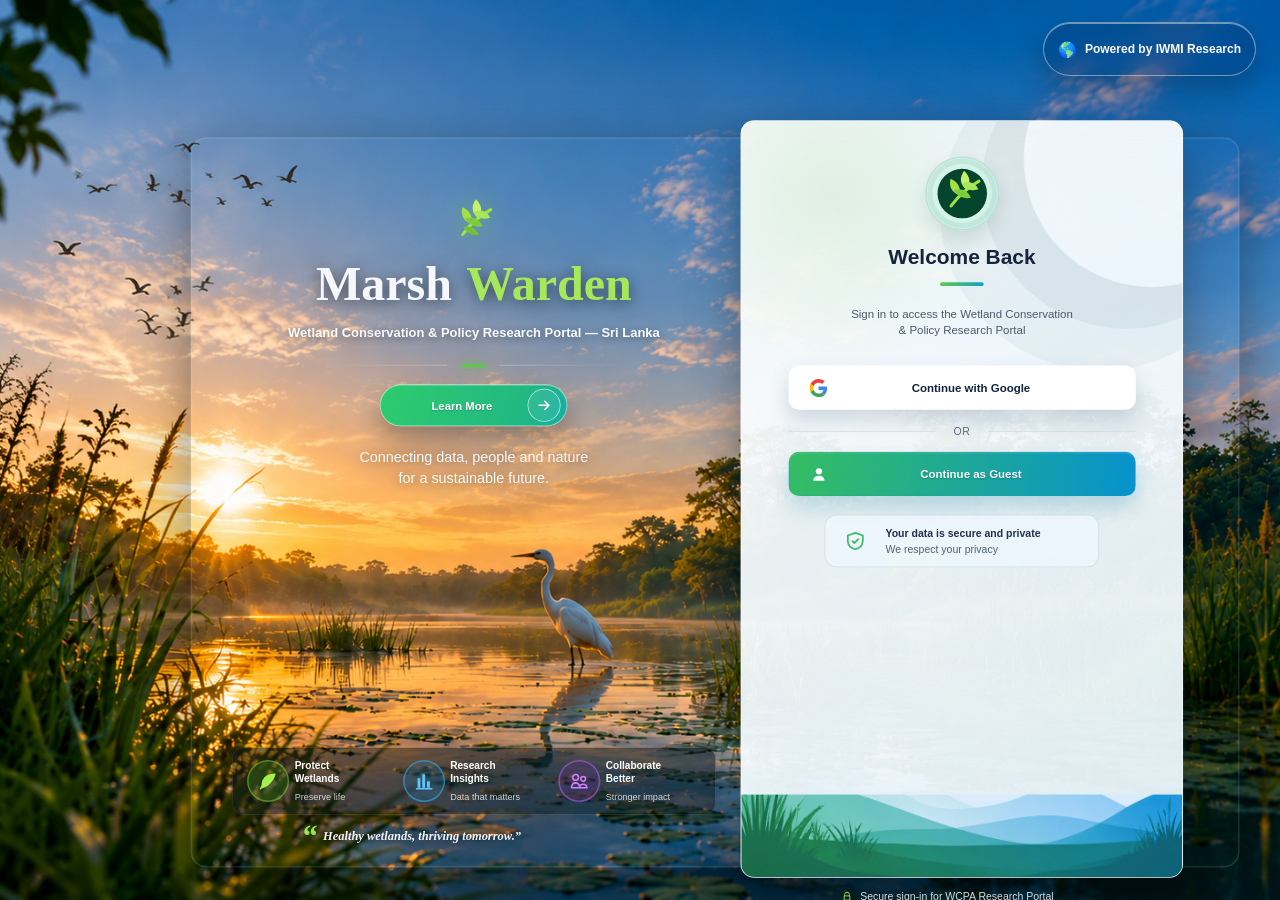
<file: marsh_warden/index.html>
<!doctype html>
<html lang="en">
  <head>
    <meta charset="UTF-8" />
    <meta name="viewport" content="width=device-width, initial-scale=1.0" />
    <link
      rel="icon"
      href="data:image/svg+xml,%3Csvg xmlns='http://www.w3.org/2000/svg' viewBox='0 0 64 64'%3E%3Ctext y='50' font-size='52'%3E%F0%9F%8C%BF%3C/text%3E%3C/svg%3E"
    />
    <title>Marsh Warden - Wetland Conservation Assistant</title>
    <style>
      html,
      body,
      #root {
        width: 100%;
        height: 100%;
        margin: 0;
        padding: 0;
        overflow: hidden;
        background: #031b2d;
      }
    </style>
    <script type="module" crossorigin src="./assets/index-JcYxUGQb.js"></script>
  </head>
  <body>
    <div id="root"></div>
  </body>
</html>
</file>
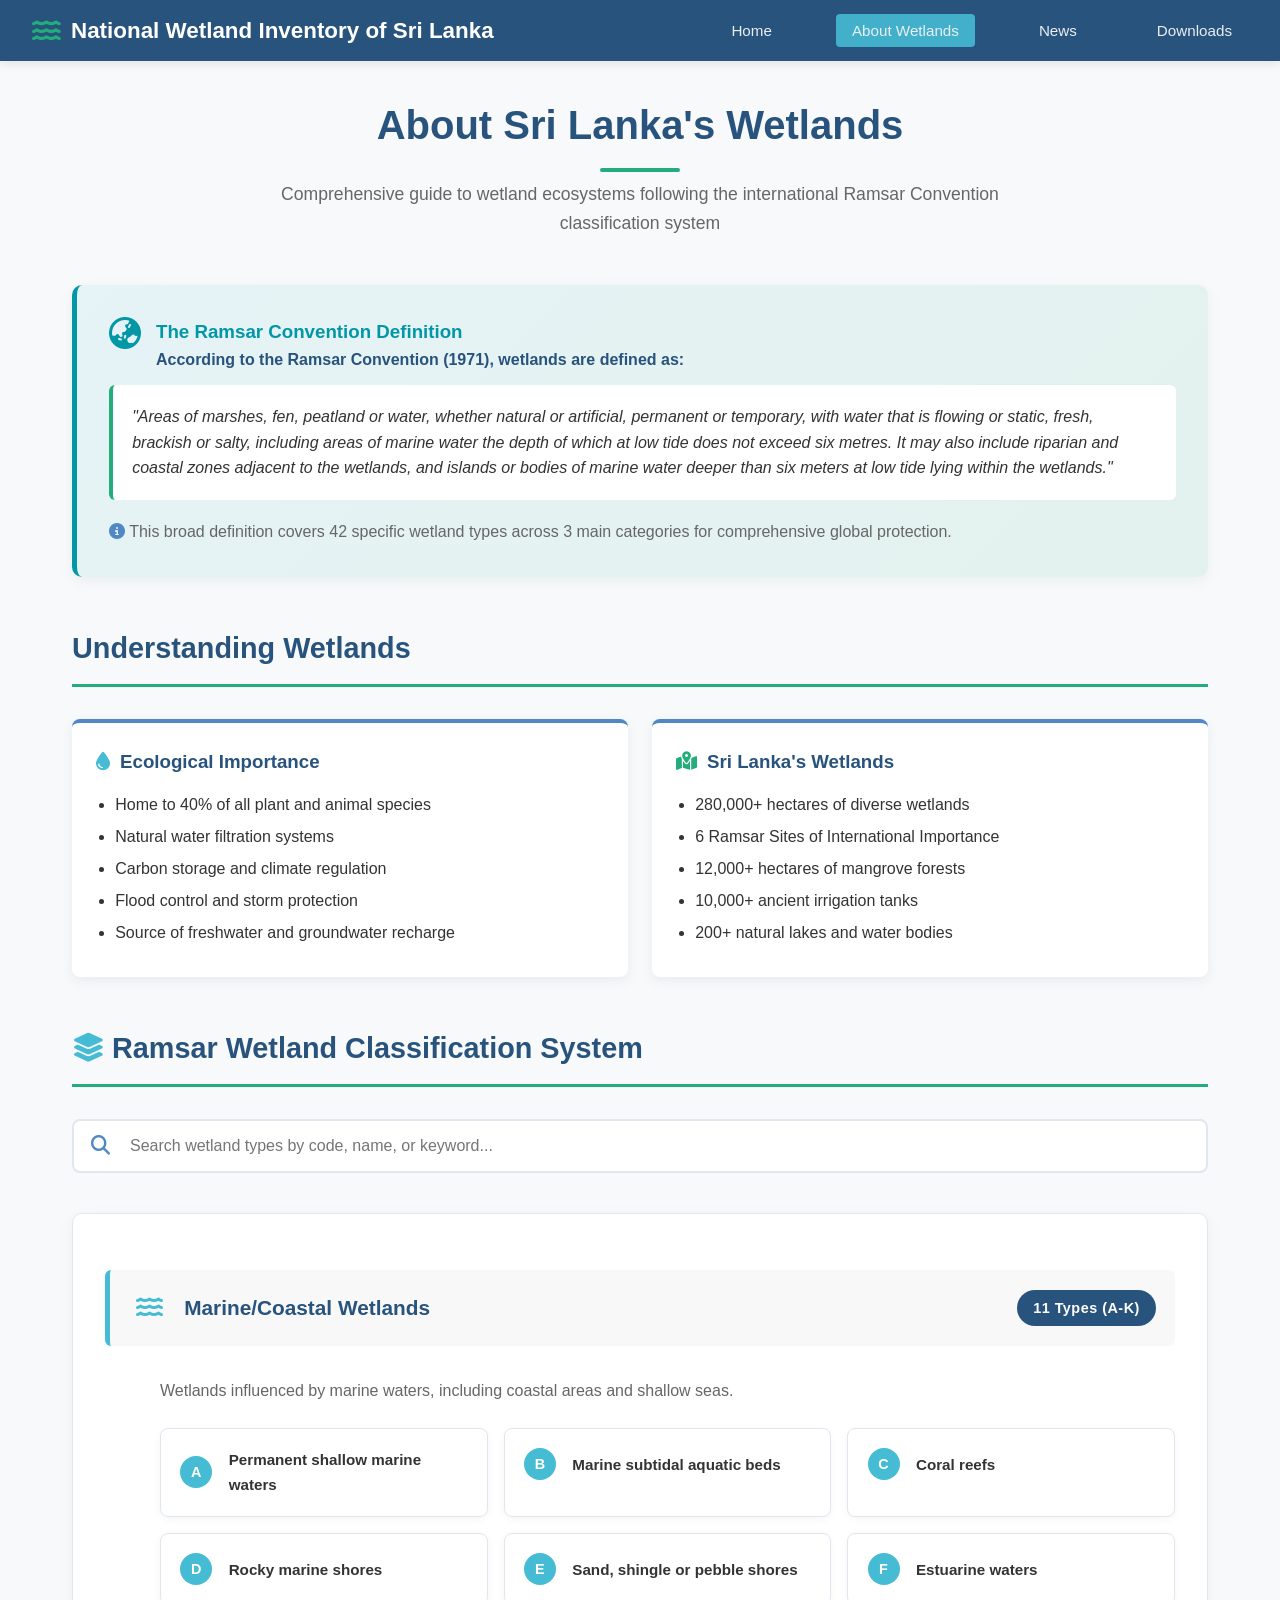
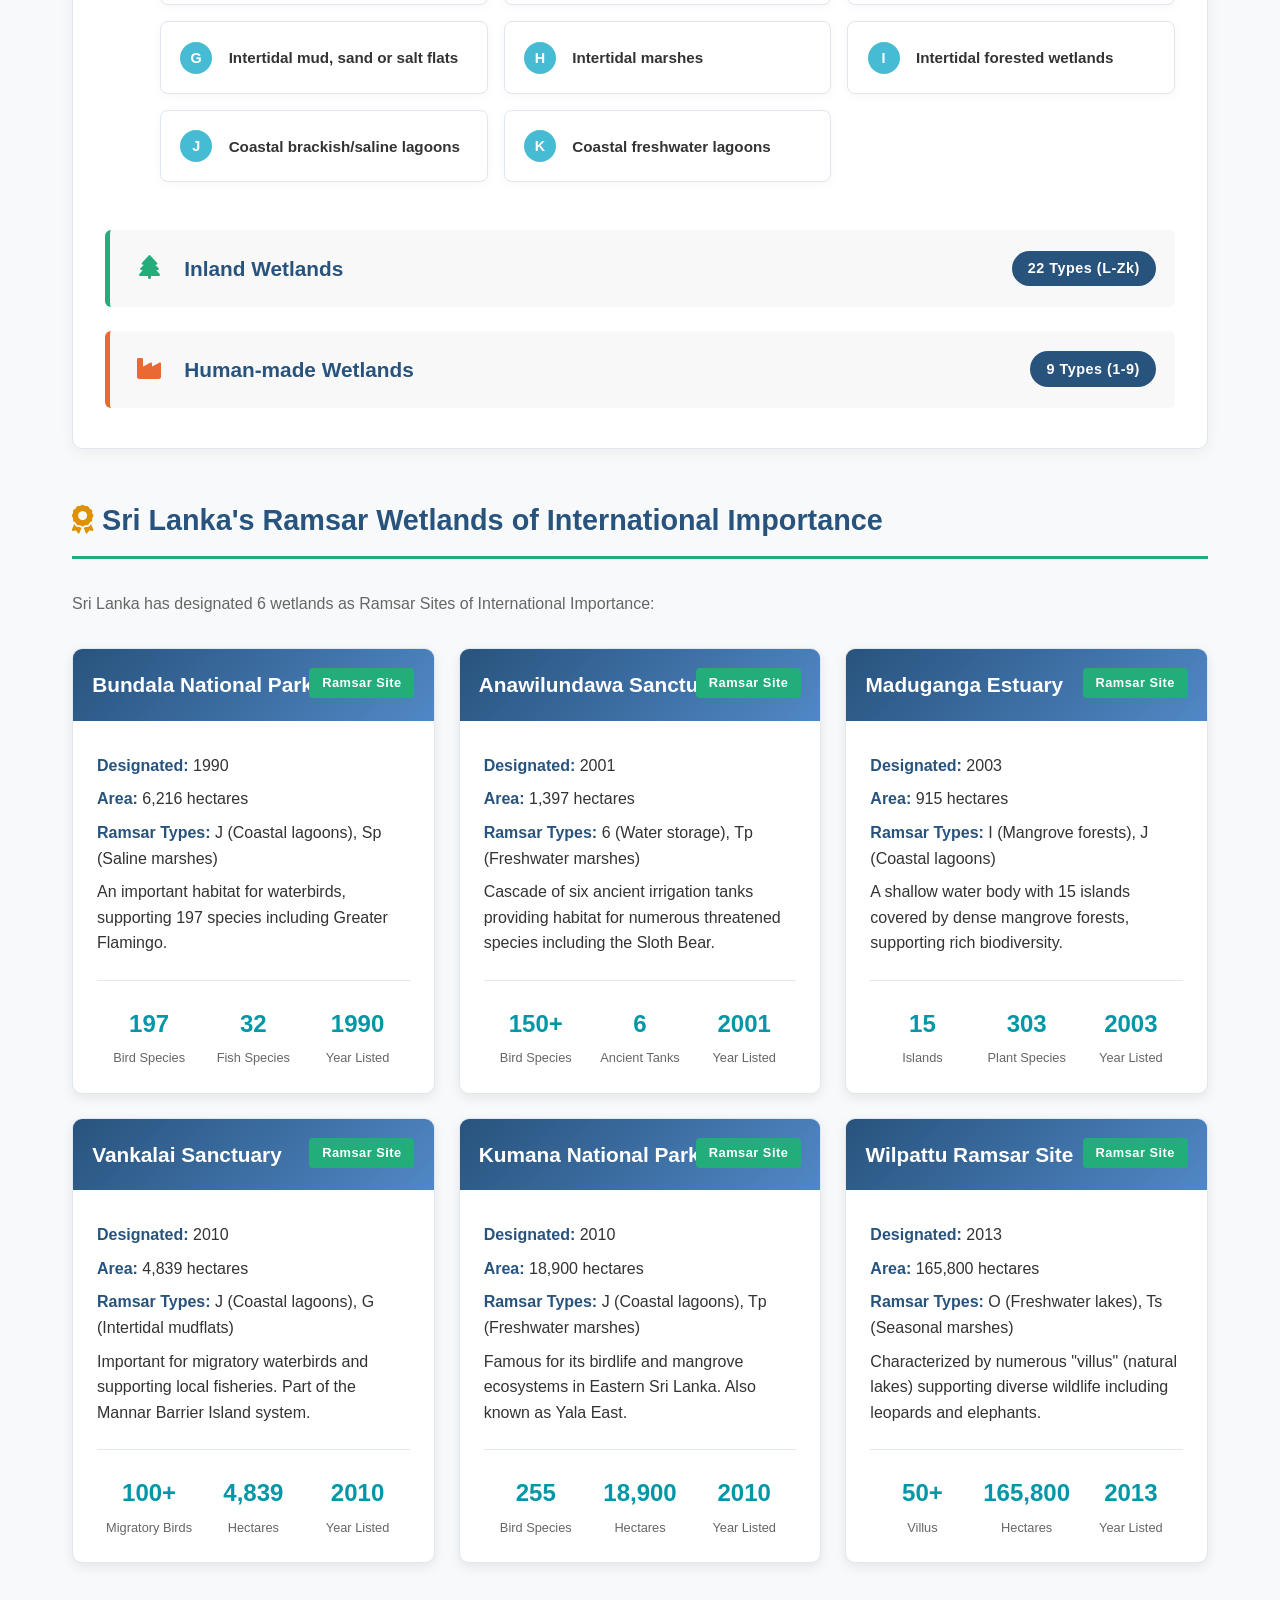
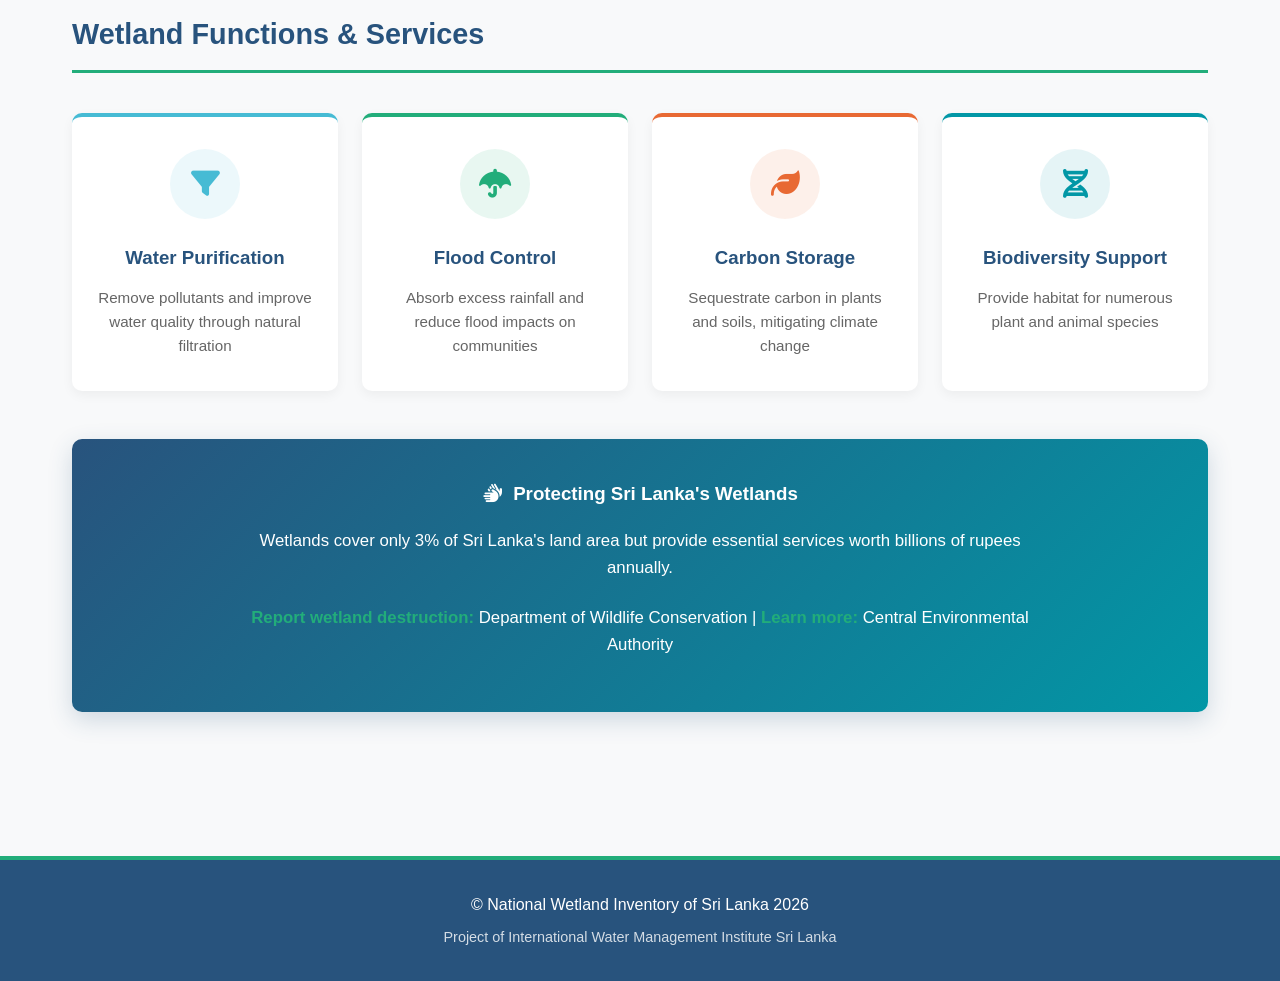
<file: about.html>
<!DOCTYPE html>
<html lang="en">
<head>
    <meta charset="UTF-8">
    <meta name="viewport" content="width=device-width, initial-scale=1.0">
    <title>About Wetlands - Sri Lanka</title>
    <link rel="stylesheet" href="css/style.css">
    <link rel="stylesheet" href="https://cdnjs.cloudflare.com/ajax/libs/font-awesome/6.4.0/css/all.min.css">
    <style>
        /* IWMI Brand Colors */
        :root {
            --iwmi-dark-blue: #28537D;
            --iwmi-light-blue: #5088C6;
            --iwmi-sky-blue: #46BBD4;
            --iwmi-teal: #0297A6;
            --iwmi-green: #22AD7A;
            --iwmi-orange: #E86933;
            --iwmi-yellow: #DD9103;
            --iwmi-light-grey: #E8E7E7;
            --iwmi-white: #FFFFFF;
            --iwmi-text-dark: #333333;
            --iwmi-text-light: #666666;
            --iwmi-background: #F8F9FA;
            --iwmi-border: #E0E7EE;
        }
        
        body {
            font-family: -apple-system, BlinkMacSystemFont, 'Segoe UI', Roboto, Oxygen, Ubuntu, sans-serif;
            margin: 0;
            padding: 0;
            color: var(--iwmi-text-dark);
            background: var(--iwmi-background);
            -webkit-font-smoothing: antialiased;
        }
        
        /* Navigation Bar - IWMI Dark Blue */
        nav {
            background: var(--iwmi-dark-blue);
            padding: 0.8rem 2rem;
            display: flex;
            justify-content: space-between;
            align-items: center;
            box-shadow: 0 2px 10px rgba(0,0,0,0.1);
            position: sticky;
            top: 0;
            z-index: 1000;
        }
        
        .logo h2 {
            color: var(--iwmi-white);
            font-size: 1.4rem;
            margin: 0;
            font-weight: 600;
            display: flex;
            align-items: center;
            gap: 10px;
        }
        
        .logo h2 i {
            color: var(--iwmi-green);
            font-size: 1.6rem;
        }
        
        .nav-links {
            display: flex;
            list-style: none;
            gap: 1.5rem;
            margin: 0;
            padding: 0;
        }
        
        .nav-links a {
            color: var(--iwmi-white);
            text-decoration: none;
            font-weight: 500;
            padding: 0.5rem 1rem;
            border-radius: 4px;
            transition: all 0.3s;
            font-size: 0.95rem;
            opacity: 0.9;
        }
        
        .nav-links a:hover {
            background: rgba(255, 255, 255, 0.1);
            color: var(--iwmi-green);
            opacity: 1;
        }
        
        .nav-links a.active {
            background: var(--iwmi-sky-blue);
            color: var(--iwmi-white);
            opacity: 1;
        }
        
        /* Footer */
        footer {
            background: var(--iwmi-dark-blue);
            color: var(--iwmi-white);
            padding: 2rem 0;
            margin-top: 4rem;
            text-align: center;
            border-top: 4px solid var(--iwmi-green);
        }
        
        /* Main Content Styles */
        .about-container {
            max-width: 1200px;
            margin: 0 auto;
            padding: 2rem;
        }
        
        .page-title {
            color: var(--iwmi-dark-blue);
            text-align: center;
            margin-bottom: 0.5rem;
            font-size: 2.5rem;
            font-weight: 700;
            position: relative;
            padding-bottom: 15px;
        }
        
        .page-title::after {
            content: '';
            position: absolute;
            bottom: 0;
            left: 50%;
            transform: translateX(-50%);
            width: 80px;
            height: 4px;
            background: var(--iwmi-green);
            border-radius: 2px;
        }
        
        .page-subtitle {
            text-align: center;
            color: var(--iwmi-text-light);
            margin-bottom: 3rem;
            font-size: 1.1rem;
            max-width: 800px;
            margin-left: auto;
            margin-right: auto;
            line-height: 1.6;
        }
        
        .section-title {
            color: var(--iwmi-dark-blue);
            border-bottom: 3px solid var(--iwmi-green);
            padding-bottom: 0.8rem;
            margin: 3rem 0 2rem 0;
            font-weight: 700;
            font-size: 1.8rem;
        }
        
        /* Ramsar Definition Box */
        .ramsar-definition {
            background: linear-gradient(135deg, rgba(70, 187, 212, 0.1) 0%, rgba(34, 173, 122, 0.1) 100%);
            padding: 2rem;
            border-radius: 10px;
            margin: 2rem 0;
            border-left: 5px solid var(--iwmi-teal);
            box-shadow: 0 4px 15px rgba(0,0,0,0.05);
        }
        
        .definition-icon {
            font-size: 2rem;
            color: var(--iwmi-teal);
            margin-right: 15px;
            float: left;
        }
        
        /* Understanding Wetlands Cards */
        .feature-cards {
            display: grid;
            grid-template-columns: repeat(auto-fit, minmax(300px, 1fr));
            gap: 1.5rem;
            margin: 2rem 0 3rem 0;
        }
        
        .feature-card {
            background: var(--iwmi-white);
            padding: 1.5rem;
            border-radius: 8px;
            box-shadow: 0 4px 12px rgba(40, 83, 125, 0.08);
            border-top: 4px solid var(--iwmi-light-blue);
            transition: transform 0.3s;
        }
        
        .feature-card:hover {
            transform: translateY(-5px);
            box-shadow: 0 8px 20px rgba(40, 83, 125, 0.12);
        }
        
        .feature-card h3 {
            color: var(--iwmi-dark-blue);
            margin-top: 0;
            display: flex;
            align-items: center;
            gap: 10px;
            font-weight: 600;
        }
        
        .feature-card ul {
            margin: 1rem 0 0 0;
            padding-left: 1.2rem;
        }
        
        .feature-card li {
            margin-bottom: 0.5rem;
            line-height: 1.5;
        }
        
        /* Classification System */
        .classification-system {
            background: var(--iwmi-white);
            border-radius: 10px;
            padding: 2rem;
            margin: 2rem 0;
            box-shadow: 0 4px 15px rgba(0,0,0,0.05);
            border: 1px solid var(--iwmi-border);
        }
        
        .category-header {
            display: flex;
            align-items: center;
            margin: 1.5rem 0 0.5rem 0;
            padding: 1.2rem;
            border-radius: 6px;
            cursor: pointer;
            transition: all 0.3s;
            background: rgba(232, 231, 231, 0.3);
            border-left: 5px solid;
        }
        
        .category-header:hover {
            background: rgba(70, 187, 212, 0.1);
        }
        
        .marine { border-left-color: var(--iwmi-sky-blue); }
        .inland { border-left-color: var(--iwmi-green); }
        .human-made { border-left-color: var(--iwmi-orange); }
        
        .category-icon {
            font-size: 1.5rem;
            margin-right: 15px;
            width: 40px;
            text-align: center;
        }
        
        .marine .category-icon { color: var(--iwmi-sky-blue); }
        .inland .category-icon { color: var(--iwmi-green); }
        .human-made .category-icon { color: var(--iwmi-orange); }
        
        .category-title {
            flex: 1;
            font-size: 1.3rem;
            font-weight: 600;
            color: var(--iwmi-dark-blue);
        }
        
        .type-count {
            background: var(--iwmi-dark-blue);
            color: var(--iwmi-white);
            padding: 0.4rem 1rem;
            border-radius: 20px;
            font-size: 0.9rem;
            font-weight: 600;
            letter-spacing: 0.5px;
        }
        
        .category-content {
            display: none;
            margin-left: 55px;
            padding: 1.5rem 0;
            animation: fadeIn 0.5s;
        }
        
        .category-content.active {
            display: block;
        }
        
        @keyframes fadeIn {
            from { opacity: 0; transform: translateY(-10px); }
            to { opacity: 1; transform: translateY(0); }
        }
        
        /* Classification Grid */
        .classification-grid {
            display: grid;
            grid-template-columns: repeat(auto-fill, minmax(300px, 1fr));
            gap: 1rem;
        }
        
        .classification-item {
            background: var(--iwmi-white);
            padding: 1.2rem;
            border-radius: 8px;
            box-shadow: 0 2px 8px rgba(0,0,0,0.04);
            border: 1px solid var(--iwmi-border);
            transition: all 0.3s;
            cursor: pointer;
        }
        
        .classification-item:hover {
            transform: translateY(-3px);
            box-shadow: 0 5px 15px rgba(0,0,0,0.08);
            border-color: var(--iwmi-light-blue);
        }
        
        .class-code {
            display: inline-block;
            color: var(--iwmi-white);
            width: 32px;
            height: 32px;
            border-radius: 50%;
            text-align: center;
            line-height: 32px;
            font-weight: 700;
            margin-right: 12px;
            font-size: 0.9rem;
        }
        
        .marine .class-code { background: var(--iwmi-sky-blue); }
        .inland .class-code { background: var(--iwmi-green); }
        .human-made .class-code { background: var(--iwmi-orange); }
        
        .class-title {
            display: inline-block;
            vertical-align: middle;
            width: calc(100% - 50px);
            font-weight: 600;
            color: var(--iwmi-text-dark);
            font-size: 0.95rem;
        }
        
        .classification-details {
            margin-top: 1rem;
            font-size: 0.9rem;
            color: var(--iwmi-text-light);
            display: none;
            line-height: 1.6;
            padding-top: 0.8rem;
            border-top: 1px solid var(--iwmi-border);
        }
        
        .classification-item.expanded .classification-details {
            display: block;
        }
        
        .example {
            background: rgba(70, 187, 212, 0.05);
            padding: 0.8rem;
            border-radius: 6px;
            margin-top: 0.8rem;
            font-size: 0.85rem;
            border-left: 3px solid var(--iwmi-sky-blue);
        }
        
        .example strong {
            color: var(--iwmi-teal);
        }
        
        /* Search Box */
        .search-box {
            margin: 1.5rem 0 2.5rem 0;
            position: relative;
        }
        
        .search-box input {
            width: 100%;
            padding: 1rem 1.2rem;
            padding-left: 3.5rem;
            border: 2px solid var(--iwmi-border);
            border-radius: 8px;
            font-size: 1rem;
            font-family: inherit;
            transition: all 0.3s;
            background: var(--iwmi-white);
        }
        
        .search-box input:focus {
            outline: none;
            border-color: var(--iwmi-light-blue);
            box-shadow: 0 0 0 3px rgba(80, 136, 198, 0.1);
        }
        
        .search-box i {
            position: absolute;
            left: 1.2rem;
            top: 50%;
            transform: translateY(-50%);
            color: var(--iwmi-light-blue);
            font-size: 1.2rem;
        }
        
        /* Sri Lanka Ramsar Sites */
        .sl-wetlands-list {
            display: grid;
            grid-template-columns: repeat(auto-fill, minmax(350px, 1fr));
            gap: 1.5rem;
            margin: 2rem 0 3rem 0;
        }
        
        .wetland-item {
            background: var(--iwmi-white);
            border-radius: 10px;
            overflow: hidden;
            box-shadow: 0 4px 12px rgba(0,0,0,0.08);
            transition: all 0.3s;
            border: 1px solid var(--iwmi-border);
        }
        
        .wetland-item:hover {
            transform: translateY(-5px);
            box-shadow: 0 8px 20px rgba(0,0,0,0.12);
        }
        
        .wetland-header {
            background: linear-gradient(135deg, var(--iwmi-dark-blue) 0%, var(--iwmi-light-blue) 100%);
            color: var(--iwmi-white);
            padding: 1.2rem;
            position: relative;
        }
        
        .wetland-header h3 {
            margin: 0;
            font-size: 1.3rem;
            font-weight: 600;
        }
        
        .ramsar-badge {
            position: absolute;
            top: 1.2rem;
            right: 1.2rem;
            background: var(--iwmi-green);
            color: var(--iwmi-white);
            padding: 0.3rem 0.8rem;
            border-radius: 4px;
            font-size: 0.8rem;
            font-weight: 600;
            letter-spacing: 0.5px;
        }
        
        .wetland-content {
            padding: 1.5rem;
        }
        
        .wetland-content p {
            margin: 0.5rem 0;
            line-height: 1.6;
            color: var(--iwmi-text-dark);
        }
        
        .wetland-content strong {
            color: var(--iwmi-dark-blue);
        }
        
        .wetland-stats {
            display: flex;
            justify-content: space-between;
            margin-top: 1.5rem;
            padding-top: 1.5rem;
            border-top: 1px solid var(--iwmi-border);
        }
        
        .stat {
            text-align: center;
            flex: 1;
        }
        
        .stat-value {
            font-size: 1.5rem;
            font-weight: 700;
            color: var(--iwmi-teal);
            margin-bottom: 0.3rem;
        }
        
        .stat-label {
            font-size: 0.8rem;
            color: var(--iwmi-text-light);
            font-weight: 500;
        }
        
        /* Wetland Functions */
        .functions-grid {
            display: grid;
            grid-template-columns: repeat(auto-fit, minmax(250px, 1fr));
            gap: 1.5rem;
            margin: 2.5rem 0;
        }
        
        .function-card {
            text-align: center;
            padding: 2rem 1.5rem;
            background: var(--iwmi-white);
            border-radius: 10px;
            box-shadow: 0 4px 12px rgba(0,0,0,0.05);
            transition: all 0.3s;
            border-top: 4px solid transparent;
        }
        
        .function-card:hover {
            transform: translateY(-5px);
            box-shadow: 0 8px 20px rgba(0,0,0,0.1);
        }
        
        .function-card:nth-child(1) { border-top-color: var(--iwmi-sky-blue); }
        .function-card:nth-child(2) { border-top-color: var(--iwmi-green); }
        .function-card:nth-child(3) { border-top-color: var(--iwmi-orange); }
        .function-card:nth-child(4) { border-top-color: var(--iwmi-teal); }
        
        .function-icon {
            width: 70px;
            height: 70px;
            border-radius: 50%;
            display: flex;
            align-items: center;
            justify-content: center;
            margin: 0 auto 1.5rem;
            font-size: 1.8rem;
            background: rgba(70, 187, 212, 0.1);
            color: var(--iwmi-sky-blue);
        }
        
        .function-card:nth-child(2) .function-icon {
            background: rgba(34, 173, 122, 0.1);
            color: var(--iwmi-green);
        }
        
        .function-card:nth-child(3) .function-icon {
            background: rgba(232, 105, 51, 0.1);
            color: var(--iwmi-orange);
        }
        
        .function-card:nth-child(4) .function-icon {
            background: rgba(2, 151, 166, 0.1);
            color: var(--iwmi-teal);
        }
        
        .function-card h3 {
            color: var(--iwmi-dark-blue);
            margin-bottom: 0.8rem;
            font-weight: 600;
        }
        
        .function-card p {
            color: var(--iwmi-text-light);
            font-size: 0.95rem;
            line-height: 1.6;
            margin: 0;
        }
        
        /* Conservation Message */
        .conservation-message {
            text-align: center;
            padding: 2.5rem;
            background: linear-gradient(135deg, var(--iwmi-dark-blue) 0%, var(--iwmi-teal) 100%);
            color: var(--iwmi-white);
            border-radius: 10px;
            margin: 3rem 0;
            box-shadow: 0 8px 25px rgba(40, 83, 125, 0.2);
        }
        
        .conservation-message h3 {
            margin-bottom: 1.2rem;
            font-weight: 600;
            display: flex;
            align-items: center;
            justify-content: center;
            gap: 10px;
        }
        
        .conservation-message p {
            max-width: 800px;
            margin: 0.8rem auto;
            line-height: 1.6;
            font-size: 1.05rem;
        }
        
        .conservation-message strong {
            color: var(--iwmi-green);
            font-weight: 600;
        }
        
        /* Responsive Design */
        @media (max-width: 768px) {
            .about-container {
                padding: 1.5rem;
            }
            
            .page-title {
                font-size: 2rem;
            }
            
            .classification-grid {
                grid-template-columns: 1fr;
            }
            
            .sl-wetlands-list {
                grid-template-columns: 1fr;
            }
            
            .category-header {
                flex-direction: column;
                align-items: flex-start;
                gap: 0.8rem;
            }
            
            .category-content {
                margin-left: 0;
            }
            
            nav {
                flex-direction: column;
                gap: 1rem;
                padding: 1rem;
            }
            
            .nav-links {
                flex-wrap: wrap;
                justify-content: center;
                gap: 0.8rem;
            }
            
            .nav-links a {
                padding: 0.4rem 0.8rem;
                font-size: 0.9rem;
            }
            
            .logo h2 {
                font-size: 1.2rem;
            }
        }
        
        @media (max-width: 480px) {
            .page-title {
                font-size: 1.6rem;
            }
            
            .section-title {
                font-size: 1.4rem;
            }
            
            .feature-cards {
                grid-template-columns: 1fr;
            }
            
            .functions-grid {
                grid-template-columns: 1fr;
            }
            
            .wetland-stats {
                flex-direction: column;
                gap: 1rem;
            }
        }
    </style>
</head>
<body>
    <!-- Navigation Bar -->
    <nav>
        <div class="logo">
            <h2><i class="fas fa-water"></i> National Wetland Inventory of Sri Lanka</h2>
        </div>
        <ul class="nav-links">
            <li><a href="index.html">Home</a></li>
            <li><a href="about.html" style="background-color:var(--iwmi-sky-blue);border-radius:4px;">About Wetlands</a></li>
            <li><a href="news.html">News</a></li>
            <li><a href="downloads.html">Downloads</a></li>
        </ul>
    </nav>

    <!-- Main About Content -->
    <div class="about-container">
        <h1 class="page-title">About Sri Lanka's Wetlands</h1>
        <p class="page-subtitle">
            Comprehensive guide to wetland ecosystems following the international Ramsar Convention classification system
        </p>
        
        <!-- Ramsar Definition -->
        <div class="ramsar-definition">
            <i class="fas fa-globe-asia definition-icon"></i>
            <h3 style="color:var(--iwmi-teal); margin-top:0; font-weight:600;">The Ramsar Convention Definition</h3>
            <p><strong style="color:var(--iwmi-dark-blue);">According to the Ramsar Convention (1971), wetlands are defined as:</strong></p>
            <div style="background:var(--iwmi-white); padding:1.2rem; border-radius:6px; margin:0.8rem 0; border-left:4px solid var(--iwmi-green);">
                <p style="font-style:italic; margin:0; color:var(--iwmi-text-dark); line-height:1.6;">
                    "Areas of marshes, fen, peatland or water, whether natural or artificial, permanent or temporary, 
                    with water that is flowing or static, fresh, brackish or salty, including areas of marine water 
                    the depth of which at low tide does not exceed six metres. It may also include riparian and 
                    coastal zones adjacent to the wetlands, and islands or bodies of marine water deeper than six 
                    meters at low tide lying within the wetlands."
                </p>
            </div>
            <p style="margin-top:1.2rem; color:var(--iwmi-text-light);">
                <i class="fas fa-info-circle" style="color:var(--iwmi-light-blue);"></i> This broad definition covers 42 specific wetland types across 
                3 main categories for comprehensive global protection.
            </p>
        </div>
        
        <!-- What are Wetlands -->
        <h2 class="section-title">Understanding Wetlands</h2>
        <div class="feature-cards">
            <div class="feature-card">
                <h3><i class="fas fa-tint" style="color:var(--iwmi-sky-blue);"></i> Ecological Importance</h3>
                <ul>
                    <li>Home to 40% of all plant and animal species</li>
                    <li>Natural water filtration systems</li>
                    <li>Carbon storage and climate regulation</li>
                    <li>Flood control and storm protection</li>
                    <li>Source of freshwater and groundwater recharge</li>
                </ul>
            </div>
            
            <div class="feature-card">
                <h3><i class="fas fa-map-marked-alt" style="color:var(--iwmi-green);"></i> Sri Lanka's Wetlands</h3>
                <ul>
                    <li>280,000+ hectares of diverse wetlands</li>
                    <li>6 Ramsar Sites of International Importance</li>
                    <li>12,000+ hectares of mangrove forests</li>
                    <li>10,000+ ancient irrigation tanks</li>
                    <li>200+ natural lakes and water bodies</li>
                </ul>
            </div>
        </div>
        
        <!-- Complete Ramsar Classification System -->
        <h2 class="section-title"><i class="fas fa-layer-group" style="color:var(--iwmi-sky-blue);"></i> Ramsar Wetland Classification System</h2>
        
        <!-- Search Box -->
        <div class="search-box">
            <i class="fas fa-search"></i>
            <input type="text" id="searchInput" placeholder="Search wetland types by code, name, or keyword...">
        </div>
        
        <div class="classification-system">
            <!-- Marine/Coastal Wetlands -->
            <div class="category-header marine" onclick="toggleCategory('marine')">
                <div class="category-icon">
                    <i class="fas fa-water"></i>
                </div>
                <div class="category-title">Marine/Coastal Wetlands</div>
                <div class="type-count">11 Types (A-K)</div>
            </div>
            
            <div id="marine" class="category-content">
                <p style="color:var(--iwmi-text-light); margin-bottom:1.5rem;">Wetlands influenced by marine waters, including coastal areas and shallow seas.</p>
                
                <div class="classification-grid" id="marine-grid">
                    <!-- Type A -->
                    <div class="classification-item marine" data-code="A" data-name="Permanent shallow marine waters">
                        <div class="class-code">A</div>
                        <div class="class-title"><strong>Permanent shallow marine waters</strong></div>
                        <div class="classification-details">
                            <p>Less than six metres deep at low tide; includes sea bays and straits.</p>
                            <div class="example">
                                <strong>Sri Lanka Example:</strong> Gulf of Mannar, Palk Bay
                            </div>
                        </div>
                    </div>
                    
                    <!-- Type B -->
                    <div class="classification-item marine" data-code="B" data-name="Marine subtidal aquatic beds">
                        <div class="class-code">B</div>
                        <div class="class-title"><strong>Marine subtidal aquatic beds</strong></div>
                        <div class="classification-details">
                            <p>Includes kelp beds, sea-grass beds, tropical marine meadows.</p>
                            <div class="example">
                                <strong>Sri Lanka Example:</strong> Sea-grass beds in Kalpitiya, Trincomalee
                            </div>
                        </div>
                    </div>
                    
                    <!-- Type C -->
                    <div class="classification-item marine" data-code="C" data-name="Coral reefs">
                        <div class="class-code">C</div>
                        <div class="class-title"><strong>Coral reefs</strong></div>
                        <div class="classification-details">
                            <p>Reef formations in marine waters.</p>
                            <div class="example">
                                <strong>Sri Lanka Example:</strong> Hikkaduwa Marine Sanctuary, Pigeon Island
                            </div>
                        </div>
                    </div>
                    
                    <!-- Type D -->
                    <div class="classification-item marine" data-code="D" data-name="Rocky marine shores">
                        <div class="class-code">D</div>
                        <div class="class-title"><strong>Rocky marine shores</strong></div>
                        <div class="classification-details">
                            <p>Includes rocky offshore islands, sea cliffs.</p>
                            <div class="example">
                                <strong>Sri Lanka Example:</strong> Rumassala, Great and Little Basses
                            </div>
                        </div>
                    </div>
                    
                    <!-- Type E -->
                    <div class="classification-item marine" data-code="E" data-name="Sand, shingle or pebble shores">
                        <div class="class-code">E</div>
                        <div class="class-title"><strong>Sand, shingle or pebble shores</strong></div>
                        <div class="classification-details">
                            <p>Includes sand bars, spits and sandy islets; includes dune systems.</p>
                            <div class="example">
                                <strong>Sri Lanka Example:</strong> Kalpitiya sand dunes, Nilaveli beaches
                            </div>
                        </div>
                    </div>
                    
                    <!-- Type F -->
                    <div class="classification-item marine" data-code="F" data-name="Estuarine waters">
                        <div class="class-code">F</div>
                        <div class="class-title"><strong>Estuarine waters</strong></div>
                        <div class="classification-details">
                            <p>Permanent water of estuaries and estuarine systems of deltas.</p>
                            <div class="example">
                                <strong>Sri Lanka Example:</strong> Mahaweli estuary, Kala Oya estuary
                            </div>
                        </div>
                    </div>
                    
                    <!-- Type G -->
                    <div class="classification-item marine" data-code="G" data-name="Intertidal mud, sand or salt flats">
                        <div class="class-code">G</div>
                        <div class="class-title"><strong>Intertidal mud, sand or salt flats</strong></div>
                        <div class="classification-details">
                            <p>Exposed intertidal areas without vegetation.</p>
                            <div class="example">
                                <strong>Sri Lanka Example:</strong> Vankalai mudflats, Mannar salt flats
                            </div>
                        </div>
                    </div>
                    
                    <!-- Type H -->
                    <div class="classification-item marine" data-code="H" data-name="Intertidal marshes">
                        <div class="class-code">H</div>
                        <div class="class-title"><strong>Intertidal marshes</strong></div>
                        <div class="classification-details">
                            <p>Includes salt marshes, salt meadows, saltings, raised salt marshes; includes tidal brackish and freshwater marshes.</p>
                            <div class="example">
                                <strong>Sri Lanka Example:</strong> Salt marshes in Puttalam, Batticaloa
                            </div>
                        </div>
                    </div>
                    
                    <!-- Type I -->
                    <div class="classification-item marine" data-code="I" data-name="Intertidal forested wetlands">
                        <div class="class-code">I</div>
                        <div class="class-title"><strong>Intertidal forested wetlands</strong></div>
                        <div class="classification-details">
                            <p>Includes mangrove swamps, nipah swamps and tidal freshwater swamp forests.</p>
                            <div class="example">
                                <strong>Sri Lanka Example:</strong> Puttalam mangroves, Maduganga estuary
                            </div>
                        </div>
                    </div>
                    
                    <!-- Type J -->
                    <div class="classification-item marine" data-code="J" data-name="Coastal brackish/saline lagoons">
                        <div class="class-code">J</div>
                        <div class="class-title"><strong>Coastal brackish/saline lagoons</strong></div>
                        <div class="classification-details">
                            <p>Brackish to saline lagoons with at least one relatively narrow connection to the sea.</p>
                            <div class="example">
                                <strong>Sri Lanka Example:</strong> Negombo Lagoon, Batticaloa Lagoon
                            </div>
                        </div>
                    </div>
                    
                    <!-- Type K -->
                    <div class="classification-item marine" data-code="K" data-name="Coastal freshwater lagoons">
                        <div class="class-code">K</div>
                        <div class="class-title"><strong>Coastal freshwater lagoons</strong></div>
                        <div class="classification-details">
                            <p>Includes freshwater delta lagoons.</p>
                            <div class="example">
                                <strong>Sri Lanka Example:</strong> Freshwater lagoons in Eastern Province
                            </div>
                        </div>
                    </div>
                </div>
            </div>
            
            <!-- Inland Wetlands -->
            <div class="category-header inland" onclick="toggleCategory('inland')">
                <div class="category-icon">
                    <i class="fas fa-tree"></i>
                </div>
                <div class="category-title">Inland Wetlands</div>
                <div class="type-count">22 Types (L-Zk)</div>
            </div>
            
            <div id="inland" class="category-content">
                <p style="color:var(--iwmi-text-light); margin-bottom:1.5rem;">Freshwater wetlands away from coastal influence, including rivers, lakes, and marshes.</p>
                
                <div class="classification-grid" id="inland-grid">
                    <!-- Type L -->
                    <div class="classification-item inland" data-code="L" data-name="Permanent inland deltas">
                        <div class="class-code">L</div>
                        <div class="class-title"><strong>Permanent inland deltas</strong></div>
                        <div class="classification-details">
                            <p>River deltas located inland.</p>
                            <div class="example">
                                <strong>Sri Lanka Example:</strong> Mahaweli River delta areas
                            </div>
                        </div>
                    </div>
                    
                    <!-- Type M -->
                    <div class="classification-item inland" data-code="M" data-name="Permanent rivers/streams/creeks">
                        <div class="class-code">M</div>
                        <div class="class-title"><strong>Permanent rivers/streams/creeks</strong></div>
                        <div class="classification-details">
                            <p>Includes waterfalls and permanent flowing waters.</p>
                            <div class="example">
                                <strong>Sri Lanka Example:</strong> Mahaweli River, Kelani River
                            </div>
                        </div>
                    </div>
                    
                    <!-- Type N -->
                    <div class="classification-item inland" data-code="N" data-name="Seasonal/intermittent/irregular rivers/streams/creeks">
                        <div class="class-code">N</div>
                        <div class="class-title"><strong>Seasonal rivers/streams/creeks</strong></div>
                        <div class="classification-details">
                            <p>Watercourses that flow only during certain periods.</p>
                            <div class="example">
                                <strong>Sri Lanka Example:</strong> Dry Zone seasonal rivers (Malwathu Oya)
                            </div>
                        </div>
                    </div>
                    
                    <!-- Type O -->
                    <div class="classification-item inland" data-code="O" data-name="Permanent freshwater lakes">
                        <div class="class-code">O</div>
                        <div class="class-title"><strong>Permanent freshwater lakes</strong></div>
                        <div class="classification-details">
                            <p>Lakes over 8 hectares; includes large oxbow lakes.</p>
                            <div class="example">
                                <strong>Sri Lanka Example:</strong> Gregory Lake, Kandy Lake
                            </div>
                        </div>
                    </div>
                    
                    <!-- Type P -->
                    <div class="classification-item inland" data-code="P" data-name="Seasonal/intermittent freshwater lakes">
                        <div class="class-code">P</div>
                        <div class="class-title"><strong>Seasonal freshwater lakes</strong></div>
                        <div class="classification-details">
                            <p>Seasonal lakes over 8 hectares; includes floodplain lakes.</p>
                            <div class="example">
                                <strong>Sri Lanka Example:</strong> Seasonal lakes in Wilpattu
                            </div>
                        </div>
                    </div>
                    
                    <!-- Type Q -->
                    <div class="classification-item inland" data-code="Q" data-name="Permanent saline/brackish/alkaline lakes">
                        <div class="class-code">Q</div>
                        <div class="class-title"><strong>Permanent saline/brackish/alkaline lakes</strong></div>
                        <div class="classification-details">
                            <p>Lakes with salty or alkaline water.</p>
                            <div class="example">
                                <strong>Sri Lanka Example:</strong> Salt lakes in Hambantota
                            </div>
                        </div>
                    </div>
                    
                    <!-- Type R -->
                    <div class="classification-item inland" data-code="R" data-name="Seasonal/intermittent saline/brackish/alkaline lakes and flats">
                        <div class="class-code">R</div>
                        <div class="class-title"><strong>Seasonal saline/brackish/alkaline lakes</strong></div>
                        <div class="classification-details">
                            <p>Seasonal lakes and flats with salty or alkaline water.</p>
                            <div class="example">
                                <strong>Sri Lanka Example:</strong> Seasonal salt pans in dry areas
                            </div>
                        </div>
                    </div>
                    
                    <!-- Type Sp -->
                    <div class="classification-item inland" data-code="Sp" data-name="Permanent saline/brackish/alkaline marshes/pools">
                        <div class="class-code">Sp</div>
                        <div class="class-title"><strong>Permanent saline/brackish/alkaline marshes/pools</strong></div>
                        <div class="classification-details">
                            <p>Marshes and pools with salty or alkaline water.</p>
                            <div class="example">
                                <strong>Sri Lanka Example:</strong> Permanent salt marshes
                            </div>
                        </div>
                    </div>
                    
                    <!-- Type Ss -->
                    <div class="classification-item inland" data-code="Ss" data-name="Seasonal/intermittent saline/brackish/alkaline marshes/pools">
                        <div class="class-code">Ss</div>
                        <div class="class-title"><strong>Seasonal saline/brackish/alkaline marshes/pools</strong></div>
                        <div class="classification-details">
                            <p>Seasonal marshes and pools with salty or alkaline water.</p>
                            <div class="example">
                                <strong>Sri Lanka Example:</strong> Seasonal salt marshes
                            </div>
                        </div>
                    </div>
                    
                    <!-- Type Tp -->
                    <div class="classification-item inland" data-code="Tp" data-name="Permanent freshwater marshes/pools">
                        <div class="class-code">Tp</div>
                        <div class="class-title"><strong>Permanent freshwater marshes/pools</strong></div>
                        <div class="classification-details">
                            <p>Ponds (below 8 ha), marshes and swamps on inorganic soils; with emergent vegetation water-logged for most of the growing season.</p>
                            <div class="example">
                                <strong>Sri Lanka Example:</strong> Bellanwila-Attidiya Sanctuary
                            </div>
                        </div>
                    </div>
                    
                    <!-- Type Ts -->
                    <div class="classification-item inland" data-code="Ts" data-name="Seasonal/intermittent freshwater marshes/pools">
                        <div class="class-code">Ts</div>
                        <div class="class-title"><strong>Seasonal freshwater marshes/pools</strong></div>
                        <div class="classification-details">
                            <p>Includes sloughs, potholes, seasonally flooded meadows, sedge marshes.</p>
                            <div class="example">
                                <strong>Sri Lanka Example:</strong> Seasonal marshes in dry zone
                            </div>
                        </div>
                    </div>
                    
                    <!-- Type U -->
                    <div class="classification-item inland" data-code="U" data-name="Non-forested peatlands">
                        <div class="class-code">U</div>
                        <div class="class-title"><strong>Non-forested peatlands</strong></div>
                        <div class="classification-details">
                            <p>Includes shrub or open bogs, swamps, fens.</p>
                            <div class="example">
                                <strong>Sri Lanka Example:</strong> Muthurajawela Marsh
                            </div>
                        </div>
                    </div>
                    
                    <!-- Type Va -->
                    <div class="classification-item inland" data-code="Va" data-name="Alpine wetlands">
                        <div class="class-code">Va</div>
                        <div class="class-title"><strong>Alpine wetlands</strong></div>
                        <div class="classification-details">
                            <p>Includes alpine meadows, temporary waters from snowmelt.</p>
                            <div class="example">
                                <strong>Sri Lanka Example:</strong> Not applicable
                            </div>
                        </div>
                    </div>
                    
                    <!-- Type Vt -->
                    <div class="classification-item inland" data-code="Vt" data-name="Tundra wetlands">
                        <div class="class-code">Vt</div>
                        <div class="class-title"><strong>Tundra wetlands</strong></div>
                        <div class="classification-details">
                            <p>Includes tundra pools, temporary waters from snowmelt.</p>
                            <div class="example">
                                <strong>Sri Lanka Example:</strong> Not applicable
                            </div>
                        </div>
                    </div>
                    
                    <!-- Type W -->
                    <div class="classification-item inland" data-code="W" data-name="Shrub-dominated wetlands">
                        <div class="class-code">W</div>
                        <div class="class-title"><strong>Shrub-dominated wetlands</strong></div>
                        <div class="classification-details">
                            <p>Shrub swamps, shrub-dominated freshwater marsh, shrub carr, alder thicket.</p>
                            <div class="example">
                                <strong>Sri Lanka Example:</strong> Shrub swamps in intermediate zone
                            </div>
                        </div>
                    </div>
                    
                    <!-- Type Xf -->
                    <div class="classification-item inland" data-code="Xf" data-name="Freshwater tree-dominated wetlands">
                        <div class="class-code">Xf</div>
                        <div class="class-title"><strong>Freshwater tree-dominated wetlands</strong></div>
                        <div class="classification-details">
                            <p>Includes freshwater swamp forest, seasonally flooded forest, wooded swamps.</p>
                            <div class="example">
                                <strong>Sri Lanka Example:</strong> Sinharaja buffer zone wetlands
                            </div>
                        </div>
                    </div>
                    
                    <!-- Type Xp -->
                    <div class="classification-item inland" data-code="Xp" data-name="Forested peatlands">
                        <div class="class-code">Xp</div>
                        <div class="class-title"><strong>Forested peatlands</strong></div>
                        <div class="classification-details">
                            <p>Peatswamp forest.</p>
                            <div class="example">
                                <strong>Sri Lanka Example:</strong> Not applicable
                            </div>
                        </div>
                    </div>
                    
                    <!-- Type Y -->
                    <div class="classification-item inland" data-code="Y" data-name="Freshwater springs">
                        <div class="class-code">Y</div>
                        <div class="class-title"><strong>Freshwater springs</strong></div>
                        <div class="classification-details">
                            <p>Oases and natural spring systems.</p>
                            <div class="example">
                                <strong>Sri Lanka Example:</strong> Kitulgala springs, Ella springs
                            </div>
                        </div>
                    </div>
                    
                    <!-- Type Zg -->
                    <div class="classification-item inland" data-code="Zg" data-name="Geothermal wetlands">
                        <div class="class-code">Zg</div>
                        <div class="class-title"><strong>Geothermal wetlands</strong></div>
                        <div class="classification-details">
                            <p>Wetlands influenced by geothermal activity.</p>
                            <div class="example">
                                <strong>Sri Lanka Example:</strong> Not applicable
                            </div>
                        </div>
                    </div>
                    
                    <!-- Type Zk -->
                    <div class="classification-item inland" data-code="Zk" data-name="Subterranean karst and cave hydrological systems">
                        <div class="class-code">Zk</div>
                        <div class="class-title"><strong>Subterranean karst and cave systems</strong></div>
                        <div class="classification-details">
                            <p>Caves and underground water systems in karst landscapes.</p>
                            <div class="example">
                                <strong>Sri Lanka Example:</strong> Not applicable
                            </div>
                        </div>
                    </div>
                </div>
            </div>
            
            <!-- Human-made Wetlands -->
            <div class="category-header human-made" onclick="toggleCategory('human-made')">
                <div class="category-icon">
                    <i class="fas fa-industry"></i>
                </div>
                <div class="category-title">Human-made Wetlands</div>
                <div class="type-count">9 Types (1-9)</div>
            </div>
            
            <div id="human-made" class="category-content">
                <p style="color:var(--iwmi-text-light); margin-bottom:1.5rem;">Wetlands created or significantly modified by human activity.</p>
                
                <div class="classification-grid" id="human-made-grid">
                    <!-- Type 1 -->
                    <div class="classification-item human-made" data-code="1" data-name="Aquaculture ponds">
                        <div class="class-code">1</div>
                        <div class="class-title"><strong>Aquaculture ponds</strong></div>
                        <div class="classification-details">
                            <p>Fish/shrimp ponds and aquaculture facilities.</p>
                            <div class="example">
                                <strong>Sri Lanka Example:</strong> Prawn farms in Puttalam
                            </div>
                        </div>
                    </div>
                    
                    <!-- Type 2 -->
                    <div class="classification-item human-made" data-code="2" data-name="Ponds">
                        <div class="class-code">2</div>
                        <div class="class-title"><strong>Ponds</strong></div>
                        <div class="classification-details">
                            <p>Includes farm ponds, stock ponds, small tanks (generally below 8 ha).</p>
                            <div class="example">
                                <strong>Sri Lanka Example:</strong> Village ponds across Sri Lanka
                            </div>
                        </div>
                    </div>
                    
                    <!-- Type 3 -->
                    <div class="classification-item human-made" data-code="3" data-name="Irrigated land">
                        <div class="class-code">3</div>
                        <div class="class-title"><strong>Irrigated land</strong></div>
                        <div class="classification-details">
                            <p>Includes irrigation channels and rice fields.</p>
                            <div class="example">
                                <strong>Sri Lanka Example:</strong> Rice paddies in Dry Zone
                            </div>
                        </div>
                    </div>
                    
                    <!-- Type 4 -->
                    <div class="classification-item human-made" data-code="4" data-name="Seasonally flooded agricultural land">
                        <div class="class-code">4</div>
                        <div class="class-title"><strong>Seasonally flooded agricultural land</strong></div>
                        <div class="classification-details">
                            <p>Agricultural land that floods seasonally.</p>
                            <div class="example">
                                <strong>Sri Lanka Example:</strong> Floodplain agriculture
                            </div>
                        </div>
                    </div>
                    
                    <!-- Type 5 -->
                    <div class="classification-item human-made" data-code="5" data-name="Salt exploitation sites">
                        <div class="class-code">5</div>
                        <div class="class-title"><strong>Salt exploitation sites</strong></div>
                        <div class="classification-details">
                            <p>Salt pans, salines, etc.</p>
                            <div class="example">
                                <strong>Sri Lanka Example:</strong> Salt pans in Puttalam, Hambantota
                            </div>
                        </div>
                    </div>
                    
                    <!-- Type 6 -->
                    <div class="classification-item human-made" data-code="6" data-name="Water storage areas">
                        <div class="class-code">6</div>
                        <div class="class-title"><strong>Water storage areas</strong></div>
                        <div class="classification-details">
                            <p>Reservoirs, barrages, dams, impoundments (generally over 8 ha).</p>
                            <div class="example">
                                <strong>Sri Lanka Example:</strong> Victoria Reservoir, Parakrama Samudra
                            </div>
                        </div>
                    </div>
                    
                    <!-- Type 7 -->
                    <div class="classification-item human-made" data-code="7" data-name="Excavations">
                        <div class="class-code">7</div>
                        <div class="class-title"><strong>Excavations</strong></div>
                        <div class="classification-details">
                            <p>Gravel/brick/clay pits; borrow pits, mining pools.</p>
                            <div class="example">
                                <strong>Sri Lanka Example:</strong> Clay pits, gem mining pits
                            </div>
                        </div>
                    </div>
                    
                    <!-- Type 8 -->
                    <div class="classification-item human-made" data-code="8" data-name="Wastewater treatment areas">
                        <div class="class-code">8</div>
                        <div class="class-title"><strong>Wastewater treatment areas</strong></div>
                        <div class="classification-details">
                            <p>Sewage farms, settling ponds, oxidation basins, etc.</p>
                            <div class="example">
                                <strong>Sri Lanka Example:</strong> Colombo wastewater treatment ponds
                            </div>
                        </div>
                    </div>
                    
                    <!-- Type 9 -->
                    <div class="classification-item human-made" data-code="9" data-name="Canals and drainage channels">
                        <div class="class-code">9</div>
                        <div class="class-title"><strong>Canals and drainage channels</strong></div>
                        <div class="classification-details">
                            <p>Ditches and constructed water channels.</p>
                            <div class="example">
                                <strong>Sri Lanka Example:</strong> Dutch canals in Colombo
                            </div>
                        </div>
                    </div>
                </div>
            </div>
        </div>
        
        <!-- Sri Lanka's Ramsar Sites -->
        <h2 class="section-title"><i class="fas fa-award" style="color:var(--iwmi-yellow);"></i> Sri Lanka's Ramsar Wetlands of International Importance</h2>
        <p style="color:var(--iwmi-text-light); margin-bottom:1.5rem;">Sri Lanka has designated 6 wetlands as Ramsar Sites of International Importance:</p>

        <div class="sl-wetlands-list">
            <!-- Bundala -->
            <div class="wetland-item">
                <div class="wetland-header">
                    <h3>Bundala National Park</h3>
                    <span class="ramsar-badge">Ramsar Site</span>
                </div>
                <div class="wetland-content">
                    <p><strong>Designated:</strong> 1990</p>
                    <p><strong>Area:</strong> 6,216 hectares</p>
                    <p><strong>Ramsar Types:</strong> J (Coastal lagoons), Sp (Saline marshes)</p>
                    <p>An important habitat for waterbirds, supporting 197 species including Greater Flamingo.</p>
                    <div class="wetland-stats">
                        <div class="stat">
                            <div class="stat-value">197</div>
                            <div class="stat-label">Bird Species</div>
                        </div>
                        <div class="stat">
                            <div class="stat-value">32</div>
                            <div class="stat-label">Fish Species</div>
                        </div>
                        <div class="stat">
                            <div class="stat-value">1990</div>
                            <div class="stat-label">Year Listed</div>
                        </div>
                    </div>
                </div>
            </div>
            
            <!-- Anawilundawa -->
            <div class="wetland-item">
                <div class="wetland-header">
                    <h3>Anawilundawa Sanctuary</h3>
                    <span class="ramsar-badge">Ramsar Site</span>
                </div>
                <div class="wetland-content">
                    <p><strong>Designated:</strong> 2001</p>
                    <p><strong>Area:</strong> 1,397 hectares</p>
                    <p><strong>Ramsar Types:</strong> 6 (Water storage), Tp (Freshwater marshes)</p>
                    <p>Cascade of six ancient irrigation tanks providing habitat for numerous threatened species including the Sloth Bear.</p>
                    <div class="wetland-stats">
                        <div class="stat">
                            <div class="stat-value">150+</div>
                            <div class="stat-label">Bird Species</div>
                        </div>
                        <div class="stat">
                            <div class="stat-value">6</div>
                            <div class="stat-label">Ancient Tanks</div>
                        </div>
                        <div class="stat">
                            <div class="stat-value">2001</div>
                            <div class="stat-label">Year Listed</div>
                        </div>
                    </div>
                </div>
            </div>
            
            <!-- Maduganga -->
            <div class="wetland-item">
                <div class="wetland-header">
                    <h3>Maduganga Estuary</h3>
                    <span class="ramsar-badge">Ramsar Site</span>
                </div>
                <div class="wetland-content">
                    <p><strong>Designated:</strong> 2003</p>
                    <p><strong>Area:</strong> 915 hectares</p>
                    <p><strong>Ramsar Types:</strong> I (Mangrove forests), J (Coastal lagoons)</p>
                    <p>A shallow water body with 15 islands covered by dense mangrove forests, supporting rich biodiversity.</p>
                    <div class="wetland-stats">
                        <div class="stat">
                            <div class="stat-value">15</div>
                            <div class="stat-label">Islands</div>
                        </div>
                        <div class="stat">
                            <div class="stat-value">303</div>
                            <div class="stat-label">Plant Species</div>
                        </div>
                        <div class="stat">
                            <div class="stat-value">2003</div>
                            <div class="stat-label">Year Listed</div>
                        </div>
                    </div>
                </div>
            </div>
            
            <!-- Vankalai -->
            <div class="wetland-item">
                <div class="wetland-header">
                    <h3>Vankalai Sanctuary</h3>
                    <span class="ramsar-badge">Ramsar Site</span>
                </div>
                <div class="wetland-content">
                    <p><strong>Designated:</strong> 2010</p>
                    <p><strong>Area:</strong> 4,839 hectares</p>
                    <p><strong>Ramsar Types:</strong> J (Coastal lagoons), G (Intertidal mudflats)</p>
                    <p>Important for migratory waterbirds and supporting local fisheries. Part of the Mannar Barrier Island system.</p>
                    <div class="wetland-stats">
                        <div class="stat">
                            <div class="stat-value">100+</div>
                            <div class="stat-label">Migratory Birds</div>
                        </div>
                        <div class="stat">
                            <div class="stat-value">4,839</div>
                            <div class="stat-label">Hectares</div>
                        </div>
                        <div class="stat">
                            <div class="stat-value">2010</div>
                            <div class="stat-label">Year Listed</div>
                        </div>
                    </div>
                </div>
            </div>
            
            <!-- Kumana -->
            <div class="wetland-item">
                <div class="wetland-header">
                    <h3>Kumana National Park</h3>
                    <span class="ramsar-badge">Ramsar Site</span>
                </div>
                <div class="wetland-content">
                    <p><strong>Designated:</strong> 2010</p>
                    <p><strong>Area:</strong> 18,900 hectares</p>
                    <p><strong>Ramsar Types:</strong> J (Coastal lagoons), Tp (Freshwater marshes)</p>
                    <p>Famous for its birdlife and mangrove ecosystems in Eastern Sri Lanka. Also known as Yala East.</p>
                    <div class="wetland-stats">
                        <div class="stat">
                            <div class="stat-value">255</div>
                            <div class="stat-label">Bird Species</div>
                        </div>
                        <div class="stat">
                            <div class="stat-value">18,900</div>
                            <div class="stat-label">Hectares</div>
                        </div>
                        <div class="stat">
                            <div class="stat-value">2010</div>
                            <div class="stat-label">Year Listed</div>
                        </div>
                    </div>
                </div>
            </div>
            
            <!-- Wilpattu -->
            <div class="wetland-item">
                <div class="wetland-header">
                    <h3>Wilpattu Ramsar Site</h3>
                    <span class="ramsar-badge">Ramsar Site</span>
                </div>
                <div class="wetland-content">
                    <p><strong>Designated:</strong> 2013</p>
                    <p><strong>Area:</strong> 165,800 hectares</p>
                    <p><strong>Ramsar Types:</strong> O (Freshwater lakes), Ts (Seasonal marshes)</p>
                    <p>Characterized by numerous "villus" (natural lakes) supporting diverse wildlife including leopards and elephants.</p>
                    <div class="wetland-stats">
                        <div class="stat">
                            <div class="stat-value">50+</div>
                            <div class="stat-label">Villus</div>
                        </div>
                        <div class="stat">
                            <div class="stat-value">165,800</div>
                            <div class="stat-label">Hectares</div>
                        </div>
                        <div class="stat">
                            <div class="stat-value">2013</div>
                            <div class="stat-label">Year Listed</div>
                        </div>
                    </div>
                </div>
            </div>
        </div>
        
        <!-- Wetland Functions -->
        <h2 class="section-title">Wetland Functions & Services</h2>
        <div class="functions-grid">
            <div class="function-card">
                <div class="function-icon">
                    <i class="fas fa-filter"></i>
                </div>
                <h3>Water Purification</h3>
                <p>Remove pollutants and improve water quality through natural filtration</p>
            </div>
            
            <div class="function-card">
                <div class="function-icon">
                    <i class="fas fa-umbrella"></i>
                </div>
                <h3>Flood Control</h3>
                <p>Absorb excess rainfall and reduce flood impacts on communities</p>
            </div>
            
            <div class="function-card">
                <div class="function-icon">
                    <i class="fas fa-leaf"></i>
                </div>
                <h3>Carbon Storage</h3>
                <p>Sequestrate carbon in plants and soils, mitigating climate change</p>
            </div>
            
            <div class="function-card">
                <div class="function-icon">
                    <i class="fas fa-dna"></i>
                </div>
                <h3>Biodiversity Support</h3>
                <p>Provide habitat for numerous plant and animal species</p>
            </div>
        </div>
        
        <!-- Conservation Message -->
        <div class="conservation-message">
            <h3><i class="fas fa-hands"></i> Protecting Sri Lanka's Wetlands</h3>
            <p>Wetlands cover only 3% of Sri Lanka's land area but provide essential services worth billions of rupees annually.</p>
            <p style="margin-top:1.5rem;">
                <strong>Report wetland destruction:</strong> Department of Wildlife Conservation | 
                <strong>Learn more:</strong> Central Environmental Authority
            </p>
        </div>
    </div>

    <!-- Footer -->
    <footer>
        <div style="max-width:1200px; margin:0 auto; padding:0 1rem;">
            <p>&copy; National Wetland Inventory of Sri Lanka 2026</p>
            <p style="font-size:0.9rem; opacity:0.8; margin-top:0.5rem;">Project of International Water Management Institute Sri Lanka</p>
        </div>
    </footer>

    <script>
        // Category Toggle Function
        function toggleCategory(categoryId) {
            const content = document.getElementById(categoryId);
            content.classList.toggle('active');
        }
        
        // Expand classification items on click
        document.addEventListener('DOMContentLoaded', function() {
            // Open first category by default
            document.getElementById('marine').classList.add('active');
            
            // Add click functionality to classification items
            document.querySelectorAll('.classification-item').forEach(item => {
                item.addEventListener('click', function() {
                    // Toggle expanded class
                    this.classList.toggle('expanded');
                });
            });
            
            // Search functionality
            const searchInput = document.getElementById('searchInput');
            searchInput.addEventListener('input', function() {
                const searchTerm = this.value.toLowerCase();
                const allItems = document.querySelectorAll('.classification-item');
                let foundItems = 0;
                
                allItems.forEach(item => {
                    const code = item.getAttribute('data-code').toLowerCase();
                    const name = item.getAttribute('data-name').toLowerCase();
                    const details = item.textContent.toLowerCase();
                    
                    if (code.includes(searchTerm) || 
                        name.includes(searchTerm) || 
                        details.includes(searchTerm)) {
                        item.style.display = 'block';
                        foundItems++;
                        
                        // Auto-expand the parent category if match found
                        const parentCategory = item.closest('.category-content');
                        if (parentCategory && !parentCategory.classList.contains('active')) {
                            parentCategory.classList.add('active');
                        }
                        
                        // Auto-expand the item itself
                        item.classList.add('expanded');
                    } else {
                        item.style.display = 'none';
                        item.classList.remove('expanded');
                    }
                });
                
                // Show message if no results
                if (searchTerm && foundItems === 0) {
                    // Create message if not exists
                    let message = document.getElementById('noResults');
                    if (!message) {
                        message = document.createElement('div');
                        message.id = 'noResults';
                        message.style.padding = '2rem';
                        message.style.textAlign = 'center';
                        message.style.color = 'var(--iwmi-text-light)';
                        message.style.backgroundColor = 'var(--iwmi-white)';
                        message.style.borderRadius = '8px';
                        message.style.margin = '1rem 0';
                        message.style.boxShadow = '0 2px 8px rgba(0,0,0,0.05)';
                        message.innerHTML = `
                            <i class="fas fa-search" style="font-size:2rem; margin-bottom:1rem; color:var(--iwmi-light-blue);"></i>
                            <h4 style="color:var(--iwmi-dark-blue); margin-bottom:0.5rem;">No Results Found</h4>
                            <p>No wetland types found for "${searchTerm}"</p>
                        `;
                        
                        // Insert after search box
                        const classificationSystem = document.querySelector('.classification-system');
                        classificationSystem.appendChild(message);
                    }
                } else {
                    const message = document.getElementById('noResults');
                    if (message) {
                        message.remove();
                    }
                }
            });
            
            // Add keyboard shortcut for search
            document.addEventListener('keydown', function(e) {
                if ((e.ctrlKey || e.metaKey) && e.key === 'f') {
                    e.preventDefault();
                    searchInput.focus();
                    searchInput.select();
                }
            });
            
            // Print classification system info
            console.log("Ramsar Classification System Loaded:");
            console.log("- Marine/Coastal: 11 types (A-K)");
            console.log("- Inland: 22 types (L-Zk)"); 
            console.log("- Human-made: 9 types (1-9)");
            console.log("Total: 42 wetland types");
        });
    </script>
</body>
</html>
</file>
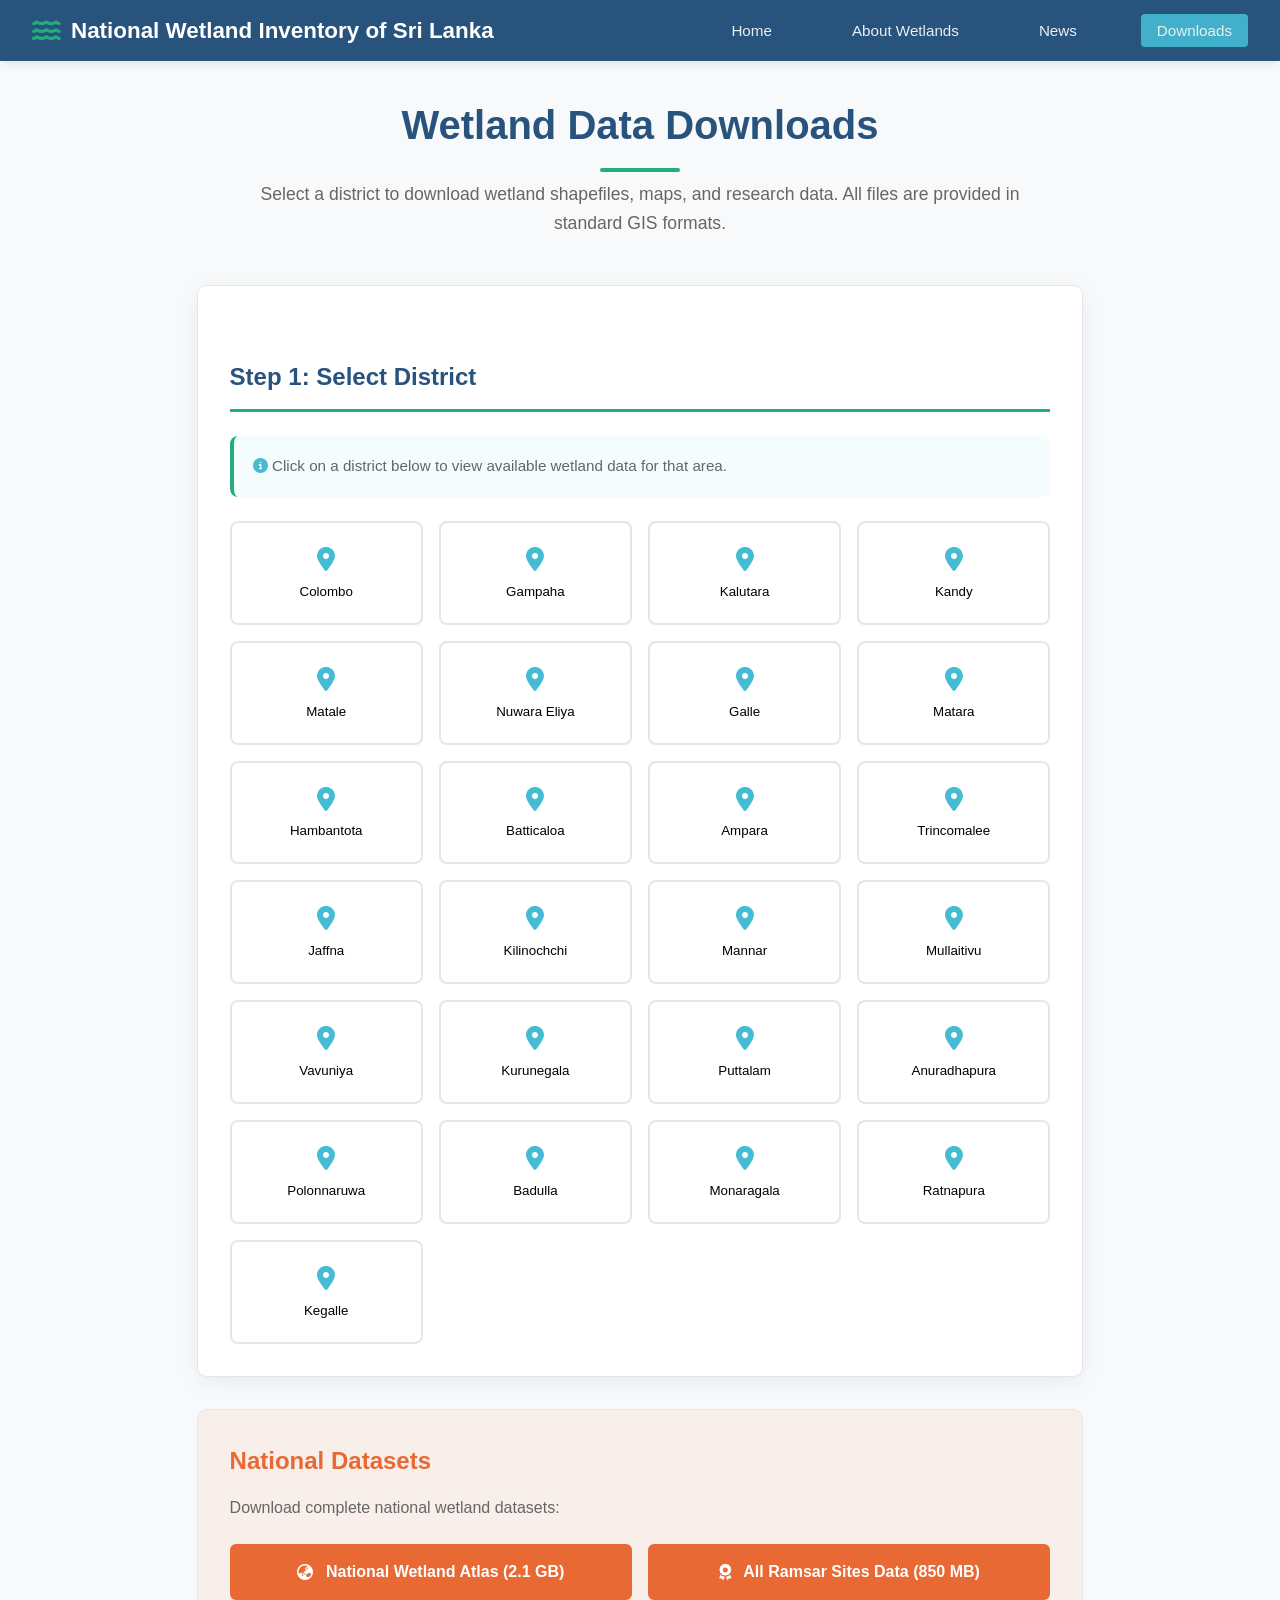
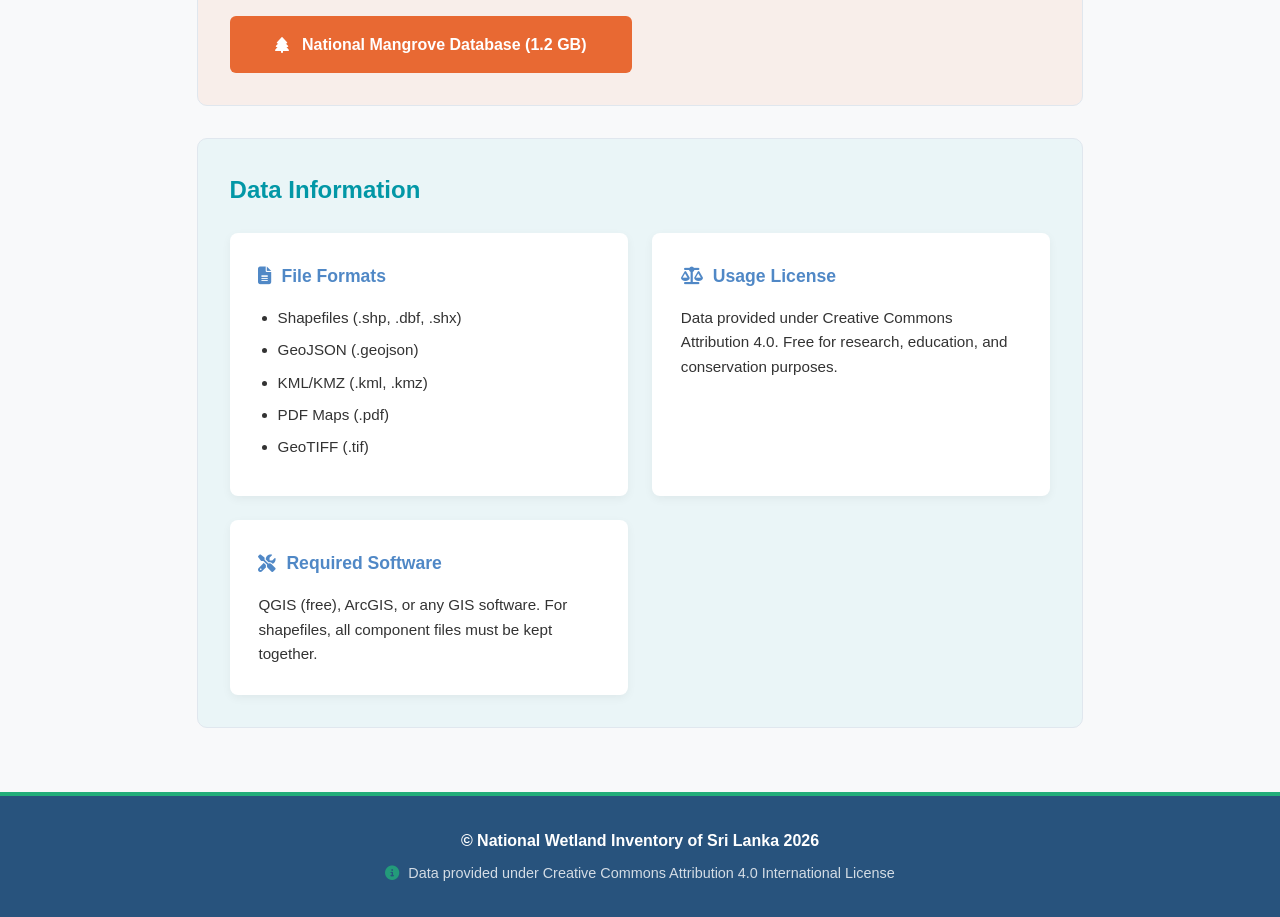
<file: downloads.html>
<!DOCTYPE html>
<html lang="en">
<head>
    <meta charset="UTF-8">
    <meta name="viewport" content="width=device-width, initial-scale=1.0">
    <title>Downloads - Sri Lanka Wetlands</title>
    <link rel="stylesheet" href="css/style.css">
    <link rel="stylesheet" href="https://cdnjs.cloudflare.com/ajax/libs/font-awesome/6.4.0/css/all.min.css">
    <style>
        /* IWMI Brand Colors */
        :root {
            --iwmi-dark-blue: #28537D;
            --iwmi-light-blue: #5088C6;
            --iwmi-sky-blue: #46BBD4;
            --iwmi-teal: #0297A6;
            --iwmi-green: #22AD7A;
            --iwmi-orange: #E86933;
            --iwmi-yellow: #DD9103;
            --iwmi-light-grey: #E8E7E7;
            --iwmi-white: #FFFFFF;
            --iwmi-text-dark: #333333;
            --iwmi-text-light: #666666;
            --iwmi-background: #F8F9FA;
            --iwmi-border: #E0E7EE;
        }
        
        body {
            font-family: -apple-system, BlinkMacSystemFont, 'Segoe UI', Roboto, Oxygen, Ubuntu, sans-serif;
            margin: 0;
            padding: 0;
            color: var(--iwmi-text-dark);
            background: var(--iwmi-background);
            -webkit-font-smoothing: antialiased;
            min-height: 100vh;
            display: flex;
            flex-direction: column;
        }
        
        /* Navigation Bar - IWMI Dark Blue */
        nav {
            background: var(--iwmi-dark-blue);
            padding: 0.8rem 2rem;
            display: flex;
            justify-content: space-between;
            align-items: center;
            box-shadow: 0 2px 10px rgba(0,0,0,0.1);
            position: sticky;
            top: 0;
            z-index: 1000;
        }
        
        .logo h2 {
            color: var(--iwmi-white);
            font-size: 1.4rem;
            margin: 0;
            font-weight: 600;
            display: flex;
            align-items: center;
            gap: 10px;
        }
        
        .logo h2 i {
            color: var(--iwmi-green);
            font-size: 1.6rem;
        }
        
        .nav-links {
            display: flex;
            list-style: none;
            gap: 1.5rem;
            margin: 0;
            padding: 0;
        }
        
        .nav-links a {
            color: var(--iwmi-white);
            text-decoration: none;
            font-weight: 500;
            padding: 0.5rem 1rem;
            border-radius: 4px;
            transition: all 0.3s;
            font-size: 0.95rem;
            opacity: 0.9;
        }
        
        .nav-links a:hover {
            background: rgba(255, 255, 255, 0.1);
            color: var(--iwmi-green);
            opacity: 1;
        }
        
        .nav-links a.active {
            background: var(--iwmi-sky-blue);
            color: var(--iwmi-white);
            opacity: 1;
        }
        
        /* Downloads Page Styles */
        .downloads-container {
            max-width: 1400px;
            margin: 0 auto;
            padding: 2rem;
            flex: 1;
        }
        
        .page-title {
            color: var(--iwmi-dark-blue);
            text-align: center;
            margin-bottom: 0.5rem;
            font-size: 2.5rem;
            font-weight: 700;
            position: relative;
            padding-bottom: 15px;
        }
        
        .page-title::after {
            content: '';
            position: absolute;
            bottom: 0;
            left: 50%;
            transform: translateX(-50%);
            width: 80px;
            height: 4px;
            background: var(--iwmi-green);
            border-radius: 2px;
        }
        
        .page-subtitle {
            text-align: center;
            color: var(--iwmi-text-light);
            margin-bottom: 3rem;
            font-size: 1.1rem;
            max-width: 800px;
            margin-left: auto;
            margin-right: auto;
            line-height: 1.6;
        }
        
        .section-title {
            color: var(--iwmi-dark-blue);
            border-bottom: 3px solid var(--iwmi-green);
            padding-bottom: 0.8rem;
            margin: 2.5rem 0 1.5rem 0;
            font-weight: 600;
            font-size: 1.5rem;
        }
        
        /* District Selection */
        .district-section {
            background: var(--iwmi-white);
            padding: 2rem;
            border-radius: 10px;
            box-shadow: 0 5px 20px rgba(40, 83, 125, 0.08);
            margin-bottom: 2rem;
            border: 1px solid var(--iwmi-border);
        }
        
        .district-instructions {
            color: var(--iwmi-text-light);
            margin-bottom: 1.5rem;
            padding: 1.2rem;
            background: rgba(70, 187, 212, 0.05);
            border-radius: 8px;
            border-left: 4px solid var(--iwmi-green);
            font-size: 0.95rem;
            line-height: 1.5;
        }
        
        .district-grid {
            display: grid;
            grid-template-columns: repeat(auto-fill, minmax(180px, 1fr));
            gap: 1rem;
            margin-top: 1rem;
        }
        
        .district-btn {
            background: var(--iwmi-white);
            border: 2px solid var(--iwmi-border);
            padding: 1.5rem 1rem;
            border-radius: 8px;
            cursor: pointer;
            text-align: center;
            transition: all 0.3s;
            font-weight: 500;
            display: flex;
            flex-direction: column;
            align-items: center;
            justify-content: center;
            min-height: 100px;
        }
        
        .district-btn:hover {
            border-color: var(--iwmi-sky-blue);
            transform: translateY(-3px);
            box-shadow: 0 5px 15px rgba(70, 187, 212, 0.15);
        }
        
        .district-btn.active {
            background: rgba(70, 187, 212, 0.1);
            border-color: var(--iwmi-sky-blue);
            color: var(--iwmi-dark-blue);
            font-weight: 600;
        }
        
        .district-icon {
            font-size: 1.5rem;
            margin-bottom: 0.8rem;
            color: var(--iwmi-sky-blue);
        }
        
        .selected-district-info {
            background: rgba(70, 187, 212, 0.1);
            padding: 1.5rem;
            border-radius: 8px;
            margin-top: 2rem;
            animation: fadeIn 0.5s ease-out;
            border: 1px solid var(--iwmi-border);
        }
        
        .district-stats {
            display: flex;
            gap: 1.5rem;
            margin-top: 1rem;
            flex-wrap: wrap;
        }
        
        .stat-item {
            display: flex;
            align-items: center;
            gap: 0.8rem;
            font-size: 0.9rem;
            color: var(--iwmi-text-dark);
            background: var(--iwmi-white);
            padding: 0.8rem 1.2rem;
            border-radius: 6px;
            font-weight: 500;
            box-shadow: 0 2px 8px rgba(0,0,0,0.05);
        }
        
        .stat-item i {
            color: var(--iwmi-sky-blue);
        }
        
        /* Data Types */
        .data-types {
            display: grid;
            grid-template-columns: repeat(auto-fit, minmax(220px, 1fr));
            gap: 1.5rem;
            margin: 2rem 0;
        }
        
        .data-type-card {
            background: var(--iwmi-white);
            border: 2px solid var(--iwmi-border);
            padding: 1.8rem 1.5rem;
            border-radius: 8px;
            cursor: pointer;
            transition: all 0.3s;
            text-align: center;
        }
        
        .data-type-card:hover {
            border-color: var(--iwmi-light-blue);
            transform: translateY(-5px);
            box-shadow: 0 8px 20px rgba(80, 136, 198, 0.15);
        }
        
        .data-type-card.active {
            background: rgba(80, 136, 198, 0.08);
            border-color: var(--iwmi-light-blue);
        }
        
        .data-type-icon {
            font-size: 2.2rem;
            color: var(--iwmi-light-blue);
            margin-bottom: 1.2rem;
        }
        
        .data-type-card h3 {
            margin: 0 0 0.8rem 0;
            color: var(--iwmi-dark-blue);
            font-size: 1.2rem;
            font-weight: 600;
        }
        
        .data-type-card p {
            margin: 0;
            color: var(--iwmi-text-light);
            font-size: 0.9rem;
            line-height: 1.5;
        }
        
        /* Downloads Grid */
        .downloads-grid {
            display: grid;
            grid-template-columns: repeat(auto-fill, minmax(320px, 1fr));
            gap: 1.5rem;
            margin-bottom: 3rem;
        }
        
        .download-card {
            background: var(--iwmi-white);
            border-radius: 10px;
            overflow: hidden;
            box-shadow: 0 5px 15px rgba(0,0,0,0.08);
            transition: all 0.3s;
            border: 1px solid var(--iwmi-border);
        }
        
        .download-card:hover {
            transform: translateY(-5px);
            box-shadow: 0 10px 25px rgba(0,0,0,0.12);
            border-color: var(--iwmi-light-blue);
        }
        
        .download-header {
            background: linear-gradient(135deg, var(--iwmi-dark-blue) 0%, var(--iwmi-light-blue) 100%);
            color: var(--iwmi-white);
            padding: 1.2rem;
            display: flex;
            justify-content: space-between;
            align-items: center;
        }
        
        .download-header h3 {
            margin: 0;
            font-size: 1.2rem;
            font-weight: 600;
        }
        
        .file-type {
            background: rgba(255,255,255,0.2);
            padding: 0.3rem 0.8rem;
            border-radius: 15px;
            font-size: 0.8rem;
            font-weight: 500;
            letter-spacing: 0.5px;
        }
        
        .download-content {
            padding: 1.5rem;
        }
        
        .file-info {
            color: var(--iwmi-text-light);
            font-size: 0.9rem;
            margin: 0.5rem 0;
            display: flex;
            align-items: center;
            gap: 1.5rem;
        }
        
        .file-description {
            color: var(--iwmi-text-dark);
            line-height: 1.5;
            margin: 1rem 0;
            font-size: 0.95rem;
        }
        
        .download-btn {
            display: block;
            width: 100%;
            background: var(--iwmi-green);
            color: var(--iwmi-white);
            border: none;
            padding: 0.9rem;
            border-radius: 6px;
            cursor: pointer;
            font-weight: 600;
            text-align: center;
            text-decoration: none;
            transition: all 0.3s;
            margin-top: 1.2rem;
            font-size: 0.95rem;
            letter-spacing: 0.3px;
        }
        
        .download-btn:hover {
            background: var(--iwmi-teal);
            transform: translateY(-2px);
            box-shadow: 0 4px 12px rgba(2, 151, 166, 0.2);
        }
        
        .download-btn i {
            margin-right: 8px;
        }
        
        /* No Selection State */
        .no-selection {
            text-align: center;
            padding: 4rem 2rem;
            background: var(--iwmi-white);
            border-radius: 10px;
            box-shadow: 0 5px 15px rgba(0,0,0,0.08);
            grid-column: 1 / -1;
            border: 1px solid var(--iwmi-border);
        }
        
        .no-selection-icon {
            font-size: 3.5rem;
            color: var(--iwmi-light-grey);
            margin-bottom: 1.5rem;
        }
        
        .no-selection h3 {
            color: var(--iwmi-dark-blue);
            margin-bottom: 0.8rem;
            font-weight: 600;
        }
        
        .no-selection p {
            color: var(--iwmi-text-light);
            max-width: 400px;
            margin: 0 auto;
            line-height: 1.5;
        }
        
        /* Quick Downloads */
        .quick-downloads {
            background: rgba(232, 105, 51, 0.08);
            padding: 2rem;
            border-radius: 10px;
            margin: 2rem 0;
            border: 1px solid var(--iwmi-border);
        }
        
        .quick-downloads h2 {
            color: var(--iwmi-orange);
            margin-bottom: 1rem;
            font-weight: 600;
            font-size: 1.5rem;
        }
        
        .quick-buttons {
            display: grid;
            grid-template-columns: repeat(auto-fit, minmax(280px, 1fr));
            gap: 1rem;
            margin-top: 1.5rem;
        }
        
        .quick-btn {
            background: var(--iwmi-orange);
            color: var(--iwmi-white);
            border: none;
            padding: 1.2rem;
            border-radius: 6px;
            cursor: pointer;
            font-weight: 600;
            display: flex;
            align-items: center;
            justify-content: center;
            gap: 0.8rem;
            transition: all 0.3s;
            font-size: 1rem;
        }
        
        .quick-btn:hover {
            background: #D45A23;
            transform: translateY(-3px);
            box-shadow: 0 6px 15px rgba(232, 105, 51, 0.3);
        }
        
        /* Data Info */
        .data-info {
            background: rgba(70, 187, 212, 0.08);
            padding: 2rem;
            border-radius: 10px;
            margin: 2rem 0;
            border: 1px solid var(--iwmi-border);
        }
        
        .data-info h2 {
            color: var(--iwmi-teal);
            margin-bottom: 1rem;
            font-weight: 600;
            font-size: 1.5rem;
        }
        
        .info-grid {
            display: grid;
            grid-template-columns: repeat(auto-fit, minmax(280px, 1fr));
            gap: 1.5rem;
            margin-top: 1.5rem;
        }
        
        .info-card {
            background: var(--iwmi-white);
            padding: 1.8rem;
            border-radius: 8px;
            box-shadow: 0 3px 10px rgba(0,0,0,0.05);
        }
        
        .info-card h4 {
            margin: 0 0 1rem 0;
            color: var(--iwmi-light-blue);
            font-weight: 600;
            display: flex;
            align-items: center;
            gap: 10px;
            font-size: 1.1rem;
        }
        
        .info-card ul {
            margin: 0;
            padding-left: 1.2rem;
            color: var(--iwmi-text-dark);
            line-height: 1.6;
        }
        
        .info-card li {
            margin-bottom: 0.5rem;
            font-size: 0.95rem;
        }
        
        .info-card p {
            margin: 0;
            color: var(--iwmi-text-dark);
            line-height: 1.6;
            font-size: 0.95rem;
        }
        
        /* Animation */
        @keyframes fadeIn {
            from { opacity: 0; transform: translateY(10px); }
            to { opacity: 1; transform: translateY(0); }
        }
        
        /* Footer - Matching Other Pages */
        footer {
            background: var(--iwmi-dark-blue);
            color: var(--iwmi-white);
            padding: 2rem 0;
            margin-top: auto;
            text-align: center;
            border-top: 4px solid var(--iwmi-green);
            width: 100%;
        }
        
        footer div {
            max-width: 1400px;
            margin: 0 auto;
            padding: 0 2rem;
        }
        
        footer p {
            margin: 0;
        }
        
        footer p:first-child {
            font-size: 1rem;
            font-weight: 600;
        }
        
        footer p:last-child {
            font-size: 0.9rem;
            opacity: 0.8;
            margin-top: 0.5rem;
        }
        
        footer i {
            color: var(--iwmi-green);
            margin-right: 5px;
        }
        
        /* Responsive */
        @media (max-width: 768px) {
            .district-grid {
                grid-template-columns: repeat(auto-fill, minmax(150px, 1fr));
            }
            
            .downloads-grid {
                grid-template-columns: 1fr;
            }
            
            .data-types {
                grid-template-columns: 1fr;
            }
            
            .district-stats {
                flex-direction: column;
                gap: 0.8rem;
            }
            
            .info-grid {
                grid-template-columns: 1fr;
            }
            
            nav {
                flex-direction: column;
                gap: 1rem;
                padding: 1rem;
            }
            
            .nav-links {
                flex-wrap: wrap;
                justify-content: center;
                gap: 0.8rem;
            }
            
            .nav-links a {
                padding: 0.4rem 0.8rem;
                font-size: 0.9rem;
            }
            
            .logo h2 {
                font-size: 1.2rem;
            }
            
            .page-title {
                font-size: 2rem;
            }
            
            .downloads-container {
                padding: 1.5rem;
            }
        }
        
        @media (max-width: 480px) {
            .quick-buttons {
                grid-template-columns: 1fr;
            }
            
            .district-grid {
                grid-template-columns: repeat(auto-fill, minmax(120px, 1fr));
                gap: 0.8rem;
            }
            
            .district-btn {
                padding: 1rem 0.5rem;
                min-height: 80px;
            }
            
            .data-type-card {
                padding: 1.5rem 1rem;
            }
        }
    </style>
</head>
<body>
    <!-- Navigation Bar -->
    <nav>
        <div class="logo">
            <h2><i class="fas fa-water"></i> National Wetland Inventory of Sri Lanka</h2>
        </div>
        <ul class="nav-links">
            <li><a href="index.html">Home</a></li>
            <li><a href="about.html">About Wetlands</a></li>
            <li><a href="news.html">News</a></li>
            <li><a href="downloads.html" style="background-color:var(--iwmi-sky-blue);border-radius:4px;">Downloads</a></li>
        </ul>
    </nav>

    <!-- Main Content -->
    <div class="downloads-container">
        <h1 class="page-title">Wetland Data Downloads</h1>
        <p class="page-subtitle">
            Select a district to download wetland shapefiles, maps, and research data. 
            All files are provided in standard GIS formats.
        </p>
        
        <!-- District Selection -->
        <div class="district-section">
            <h2 class="section-title">Step 1: Select District</h2>
            <div class="district-instructions">
                <i class="fas fa-info-circle" style="color:var(--iwmi-sky-blue);"></i> Click on a district below to view available wetland data for that area.
            </div>
            
            <!-- District Grid -->
            <div class="district-grid" id="districtGrid">
                <!-- Districts will be populated by JavaScript -->
            </div>
            
            <!-- Selected District Info -->
            <div id="selectedDistrictInfo" class="selected-district-info" style="display: none;">
                <div>
                    <h3 style="margin: 0; color: var(--iwmi-dark-blue); font-weight:600;">
                        <i class="fas fa-map-marker-alt" style="color:var(--iwmi-green);"></i> Selected District: <span id="currentDistrict">None</span>
                    </h3>
                    <div class="district-stats">
                        <div class="stat-item">
                            <i class="fas fa-layer-group"></i>
                            <span id="districtFiles">0 files available</span>
                        </div>
                        <div class="stat-item">
                            <i class="fas fa-database"></i>
                            <span id="districtSize">0 MB total size</span>
                        </div>
                        <div class="stat-item">
                            <i class="fas fa-water"></i>
                            <span id="districtWetlands">0 wetlands mapped</span>
                        </div>
                    </div>
                </div>
            </div>
        </div>
        
        <!-- Data Types -->
        <div id="dataTypesSection" style="display: none;">
            <h2 class="section-title">Step 2: Available Data for <span id="selectedDistrictName"></span></h2>
            <div class="data-types" id="dataTypes">
                <!-- Data types will be populated by JavaScript -->
            </div>
        </div>
        
        <!-- Downloads Grid -->
        <div id="downloadsSection" style="display: none;">
            <h2 class="section-title" id="downloadsTitle">Downloads</h2>
            <div class="downloads-grid" id="downloadsGrid">
                <!-- Download cards will be populated by JavaScript -->
            </div>
        </div>
        
        <!-- Quick Downloads -->
        <div class="quick-downloads">
            <h2>National Datasets</h2>
            <p style="color:var(--iwmi-text-light); line-height:1.5;">Download complete national wetland datasets:</p>
            
            <div class="quick-buttons">
                <button class="quick-btn" onclick="downloadNationalDataset('atlas')">
                    <i class="fas fa-globe-asia"></i> National Wetland Atlas (2.1 GB)
                </button>
                <button class="quick-btn" onclick="downloadNationalDataset('ramsar')">
                    <i class="fas fa-award"></i> All Ramsar Sites Data (850 MB)
                </button>
                <button class="quick-btn" onclick="downloadNationalDataset('mangrove')">
                    <i class="fas fa-tree"></i> National Mangrove Database (1.2 GB)
                </button>
            </div>
        </div>
        
        <!-- Data Information -->
        <div class="data-info">
            <h2>Data Information</h2>
            
            <div class="info-grid">
                <div class="info-card">
                    <h4><i class="fas fa-file-alt"></i> File Formats</h4>
                    <ul>
                        <li>Shapefiles (.shp, .dbf, .shx)</li>
                        <li>GeoJSON (.geojson)</li>
                        <li>KML/KMZ (.kml, .kmz)</li>
                        <li>PDF Maps (.pdf)</li>
                        <li>GeoTIFF (.tif)</li>
                    </ul>
                </div>
                
                <div class="info-card">
                    <h4><i class="fas fa-balance-scale"></i> Usage License</h4>
                    <p>Data provided under Creative Commons Attribution 4.0. Free for research, education, and conservation purposes.</p>
                </div>
                
                <div class="info-card">
                    <h4><i class="fas fa-tools"></i> Required Software</h4>
                    <p>QGIS (free), ArcGIS, or any GIS software. For shapefiles, all component files must be kept together.</p>
                </div>
            </div>
        </div>
    </div>

    <!-- Footer -->
    <footer>
        <div>
            <p>&copy; National Wetland Inventory of Sri Lanka 2026</p>
            <p><i class="fas fa-info-circle"></i> Data provided under Creative Commons Attribution 4.0 International License</p>
        </div>
    </footer>

    <script>
        // District data
        const districts = [
            { name: 'Colombo', files: 42, size: '2.1 GB', wetlands: 45},
            { name: 'Gampaha', files: 38, size: '1.8 GB', wetlands: 38},
            { name: 'Kalutara', files: 32, size: '1.5 GB', wetlands: 32},
            { name: 'Kandy', files: 28, size: '1.3 GB', wetlands: 28},
            { name: 'Matale', files: 25, size: '1.1 GB', wetlands: 25},
            { name: 'Nuwara Eliya', files: 22, size: '980 MB', wetlands: 22},
            { name: 'Galle', files: 31, size: '1.4 GB', wetlands: 31},
            { name: 'Matara', files: 29, size: '1.3 GB', wetlands: 29},
            { name: 'Hambantota', files: 27, size: '1.2 GB', wetlands: 27},
            { name: 'Batticaloa', files: 35, size: '1.6 GB', wetlands: 35},
            { name: 'Ampara', files: 33, size: '1.5 GB', wetlands: 33},
            { name: 'Trincomalee', files: 36, size: '1.7 GB', wetlands: 36},
            { name: 'Jaffna', files: 30, size: '1.4 GB', wetlands: 30},
            { name: 'Kilinochchi', files: 24, size: '1.1 GB', wetlands: 24},
            { name: 'Mannar', files: 26, size: '1.2 GB', wetlands: 26},
            { name: 'Mullaitivu', files: 23, size: '1.0 GB', wetlands: 23},
            { name: 'Vavuniya', files: 21, size: '950 MB', wetlands: 21},
            { name: 'Kurunegala', files: 34, size: '1.6 GB', wetlands: 34},
            { name: 'Puttalam', files: 40, size: '1.9 GB', wetlands: 40},
            { name: 'Anuradhapura', files: 37, size: '1.7 GB', wetlands: 37},
            { name: 'Polonnaruwa', files: 29, size: '1.3 GB', wetlands: 29},
            { name: 'Badulla', files: 25, size: '1.1 GB', wetlands: 25},
            { name: 'Monaragala', files: 22, size: '1.0 GB', wetlands: 22},
            { name: 'Ratnapura', files: 28, size: '1.3 GB', wetlands: 28},
            { name: 'Kegalle', files: 24, size: '1.1 GB', wetlands: 24}
        ];

        // Data types with IWMI colors
        const dataTypes = [
            { 
                id: 'shapefiles', 
                name: 'Shapefiles', 
                icon: 'fas fa-layer-group', 
                color: 'var(--iwmi-sky-blue)', 
                desc: 'GIS shapefiles for wetland boundaries, mangroves, water bodies' 
            },
            { 
                id: 'maps', 
                name: 'Maps', 
                icon: 'fas fa-map', 
                color: 'var(--iwmi-teal)', 
                desc: 'Printable maps in PDF and image formats' 
            },
            { 
                id: 'data', 
                name: 'Data Tables', 
                icon: 'fas fa-table', 
                color: 'var(--iwmi-orange)', 
                desc: 'Excel and CSV files with wetland data' 
            },
            { 
                id: 'reports', 
                name: 'Reports', 
                icon: 'fas fa-file-pdf', 
                color: 'var(--iwmi-green)', 
                desc: 'PDF reports and research papers' 
            },
            { 
                id: 'imagery', 
                name: 'Satellite Imagery', 
                icon: 'fas fa-satellite', 
                color: 'var(--iwmi-light-blue)', 
                desc: 'GeoTIFF satellite images' 
            }
        ];

        // Sample files for each data type
        const sampleFiles = {
            shapefiles: [
                { 
                    name: 'Wetland Boundaries', 
                    type: 'SHP', 
                    size: '45 MB', 
                    desc: 'Complete wetland boundary shapefiles with Ramsar classification data' 
                },
                { 
                    name: 'Mangrove Forest Areas', 
                    type: 'GeoJSON', 
                    size: '28 MB', 
                    desc: 'Mangrove forest distribution and density data for coastal areas' 
                },
                { 
                    name: 'Water Body Network', 
                    type: 'KML', 
                    size: '32 MB', 
                    desc: 'Rivers, lakes, reservoirs, and tanks in Google Earth format' 
                },
                { 
                    name: 'Wetland Classification', 
                    type: 'SHP', 
                    size: '38 MB', 
                    desc: 'Detailed wetland classification by Ramsar types with attributes' 
                }
            ],
            maps: [
                { 
                    name: 'Wetland Distribution Map', 
                    type: 'PDF', 
                    size: '15 MB', 
                    desc: 'High-resolution wetland distribution map with classification legend' 
                },
                { 
                    name: 'Conservation Priority Map', 
                    type: 'PNG', 
                    size: '8 MB', 
                    desc: 'Map showing wetland conservation priority areas based on biodiversity' 
                }
            ],
            data: [
                { 
                    name: 'Wetland Species Database', 
                    type: 'CSV', 
                    size: '18 MB', 
                    desc: 'Complete database of plant and animal species found in wetlands' 
                },
                { 
                    name: 'Water Quality Measurements', 
                    type: 'Excel', 
                    size: '22 MB', 
                    desc: 'Historical water quality data from monitoring stations' 
                }
            ],
            reports: [
                { 
                    name: 'Annual Wetland Status Report', 
                    type: 'PDF', 
                    size: '8 MB', 
                    desc: 'Comprehensive annual report on wetland status and changes' 
                },
                { 
                    name: 'Conservation Assessment', 
                    type: 'PDF', 
                    size: '12 MB', 
                    desc: 'Detailed conservation needs assessment and recommendations' 
                }
            ],
            imagery: [
                { 
                    name: '2023 Satellite Imagery', 
                    type: 'GeoTIFF', 
                    size: '850 MB', 
                    desc: 'High-resolution satellite imagery for wetland monitoring' 
                }
            ]
        };

        // Current state
        let selectedDistrict = null;
        let selectedDataType = 'shapefiles';

        // Initialize page
        document.addEventListener('DOMContentLoaded', function() {
            populateDistricts();
        });

        // Populate districts grid
        function populateDistricts() {
            const districtGrid = document.getElementById('districtGrid');
            districtGrid.innerHTML = '';
            
            districts.forEach(district => {
                const button = document.createElement('button');
                button.className = 'district-btn';
                button.innerHTML = `
                    <i class="fas fa-map-marker-alt district-icon" style="color: var(--iwmi-sky-blue)"></i>
                    <span>${district.name}</span>
                `;
                button.onclick = () => selectDistrict(district);
                districtGrid.appendChild(button);
            });
        }

        // Select district
        function selectDistrict(district) {
            // Clear previous selection
            document.querySelectorAll('.district-btn').forEach(btn => {
                btn.classList.remove('active');
            });
            
            // Set active district
            selectedDistrict = district;
            event.target.closest('.district-btn').classList.add('active');
            
            // Update selected district info
            document.getElementById('currentDistrict').textContent = district.name;
            document.getElementById('districtFiles').textContent = `${district.files} files available`;
            document.getElementById('districtSize').textContent = district.size + ' total size';
            document.getElementById('districtWetlands').textContent = `${district.wetlands} wetlands mapped`;
            document.getElementById('selectedDistrictInfo').style.display = 'block';
            
            // Show data types section
            document.getElementById('selectedDistrictName').textContent = district.name;
            document.getElementById('dataTypesSection').style.display = 'block';
            
            // Populate data types
            populateDataTypes();
            
            // Scroll to data types section
            document.getElementById('dataTypesSection').scrollIntoView({ behavior: 'smooth' });
        }

        // Populate data types
        function populateDataTypes() {
            const dataTypesContainer = document.getElementById('dataTypes');
            dataTypesContainer.innerHTML = '';
            
            dataTypes.forEach(type => {
                const card = document.createElement('div');
                card.className = `data-type-card ${type.id === selectedDataType ? 'active' : ''}`;
                card.innerHTML = `
                    <i class="${type.icon} data-type-icon" style="color: ${type.color}"></i>
                    <h3>${type.name}</h3>
                    <p>${type.desc}</p>
                `;
                card.onclick = () => selectDataType(type.id);
                dataTypesContainer.appendChild(card);
            });
        }

        // Select data type
        function selectDataType(dataTypeId) {
            selectedDataType = dataTypeId;
            
            // Update active card
            document.querySelectorAll('.data-type-card').forEach(card => {
                card.classList.remove('active');
            });
            event.target.closest('.data-type-card').classList.add('active');
            
            // Show downloads section
            document.getElementById('downloadsTitle').textContent = `Downloads for ${selectedDistrict.name}`;
            document.getElementById('downloadsSection').style.display = 'block';
            
            // Populate downloads
            populateDownloads();
            
            // Scroll to downloads
            document.getElementById('downloadsSection').scrollIntoView({ behavior: 'smooth' });
        }

        // Populate downloads grid
        function populateDownloads() {
            const downloadsGrid = document.getElementById('downloadsGrid');
            
            if (!selectedDistrict) {
                downloadsGrid.innerHTML = `
                    <div class="no-selection">
                        <i class="fas fa-map-marker-alt no-selection-icon"></i>
                        <h3>No District Selected</h3>
                        <p>Please select a district first to view available downloads.</p>
                    </div>
                `;
                return;
            }
            
            const files = sampleFiles[selectedDataType] || [];
            
            if (files.length === 0) {
                downloadsGrid.innerHTML = `
                    <div class="no-selection">
                        <i class="fas fa-folder-open no-selection-icon"></i>
                        <h3>No Files Available</h3>
                        <p>No ${selectedDataType} available for ${selectedDistrict.name} district.</p>
                    </div>
                `;
                return;
            }
            
            downloadsGrid.innerHTML = '';
            
            files.forEach(file => {
                const districtPrefix = selectedDistrict ? selectedDistrict.name + ' ' : '';
                const card = document.createElement('div');
                card.className = 'download-card';
                card.innerHTML = `
                    <div class="download-header">
                        <h3>${districtPrefix}${file.name}</h3>
                        <span class="file-type">${file.type}</span>
                    </div>
                    <div class="download-content">
                        <div class="file-info">
                            <span><i class="far fa-hdd" style="color:var(--iwmi-sky-blue);"></i> ${file.size}</span>
                            <span><i class="far fa-calendar" style="color:var(--iwmi-green);"></i> Updated: 2023</span>
                        </div>
                        <p class="file-description">${file.desc}</p>
                        <button class="download-btn" onclick="downloadFile('${file.type}', '${file.name}', ${selectedDistrict.wetlands})">
                            <i class="fas fa-download"></i> Download Now
                        </button>
                    </div>
                `;
                downloadsGrid.appendChild(card);
            });
        }

        // Download file
        function downloadFile(fileType, fileName, wetlandCount) {
            if (!selectedDistrict) {
                alert('Please select a district first!');
                return false;
            }
            
            const fullFileName = `${selectedDistrict.name}_${fileName.replace(/\s+/g, '_')}.${fileType.toLowerCase()}`;
            
            // Show download confirmation
            alert(`Starting Download\n\nFile: ${fileName}\nDistrict: ${selectedDistrict.name}\nType: ${fileType}\nSize: Varies by file\n\nThis download contains data for ${wetlandCount} wetlands.\n\nClick OK to proceed.`);
            
            // In a real application, this would trigger the actual download
            console.log(`Downloading: ${fullFileName}`);
            
            return false;
        }

        // Download national dataset
        function downloadNationalDataset(type) {
            const datasets = {
                atlas: 'National Wetland Atlas 2023 (2.1 GB)',
                ramsar: 'All Ramsar Sites Complete Dataset (850 MB)',
                mangrove: 'National Mangrove Forest Database (1.2 GB)'
            };
            
            const datasetName = datasets[type];
            
            alert(`Starting Download\n\nDataset: ${datasetName}\n\nThis is a large national dataset. Download may take several minutes depending on your internet connection.\n\nClick OK to proceed.`);
            
            return false;
        }
    </script>
</body>
</html>
</file>
<file: css/style.css>
/* Reset some defaults */
* {
    margin: 0;
    padding: 0;
    box-sizing: border-box;
}

body {
    font-family: Arial, sans-serif;
    line-height: 1.6;
    color: #333;
    background-color: #f0f8ff;
}

/* Navigation */
nav {
    background-color: #2c5f2d;
    color: white;
    padding: 1rem;
    display: flex;
    justify-content: space-between;
    align-items: center;
}

.logo h2 {
    font-size: 1.5rem;
}

.nav-links {
    display: flex;
    list-style: none;
}

.nav-links li {
    margin-left: 1.5rem;
}

.nav-links a {
    color: white;
    text-decoration: none;
    font-weight: bold;
    padding: 0.5rem;
}

.nav-links a:hover {
    background-color: #4CAF50;
    border-radius: 4px;
}

/* Hero Section with Banner - USING YOUR IMAGE */
.hero {
    position: relative;
    height: 85vh;
    min-height: 600px;
    background: linear-gradient(rgba(0, 0, 0, 0.5), rgba(0, 0, 0, 0.7)), 
                url('https://github.com/lakshithamadusanka555-png/WETLAND-INVENTORY/raw/main/images/banner.jpg');
    background-size: cover;
    background-position: center;
    background-attachment: fixed;
    color: white;
    display: flex;
    align-items: center;
    justify-content: center;
    text-align: center;
    padding: 0 2rem;
    overflow: hidden;
}

.hero-content {
    max-width: 900px;
    animation: fadeInUp 1s ease-out;
    position: relative;
    z-index: 2;
    background: rgba(0, 0, 0, 0.6);
    padding: 3rem;
    border-radius: 15px;
    backdrop-filter: blur(5px);
    border: 1px solid rgba(255, 255, 255, 0.1);
}

.hero h1 {
    font-size: 3.8rem;
    margin-bottom: 1.5rem;
    text-shadow: 2px 2px 8px rgba(0,0,0,0.8);
    font-weight: 700;
    line-height: 1.2;
}

.hero p {
    font-size: 1.4rem;
    margin-bottom: 2.5rem;
    opacity: 0.95;
    line-height: 1.6;
    max-width: 700px;
    margin-left: auto;
    margin-right: auto;
    text-shadow: 1px 1px 4px rgba(0,0,0,0.5);
}

.hero-btn {
    background: linear-gradient(135deg, #4CAF50, #2c5f2d);
    color: white;
    border: none;
    padding: 1.2rem 3rem;
    font-size: 1.2rem;
    border-radius: 50px;
    cursor: pointer;
    transition: all 0.3s;
    display: inline-flex;
    align-items: center;
    gap: 12px;
    font-weight: bold;
    box-shadow: 0 8px 20px rgba(0,0,0,0.3);
}

.hero-btn:hover {
    background: linear-gradient(135deg, #388E3C, #1e451f);
    transform: translateY(-5px);
    box-shadow: 0 15px 30px rgba(0,0,0,0.4);
}

.hero-btn i {
    transition: transform 0.3s;
}

.hero-btn:hover i {
    transform: translateX(5px);
}

/* Add a subtle overlay for better text readability */
.hero::before {
    content: '';
    position: absolute;
    top: 0;
    left: 0;
    width: 100%;
    height: 100%;
    background: linear-gradient(to bottom, 
                rgba(0,0,0,0.3) 0%,
                rgba(0,0,0,0.2) 50%,
                rgba(0,0,0,0.4) 100%);
    z-index: 1;
}

/* Intro Section */
.intro {
    padding: 3rem 2rem;
    max-width: 800px;
    margin: 0 auto;
}

.intro h2 {
    color: #2c5f2d;
    margin-bottom: 1rem;
    text-align: center;
}

.intro p {
    margin-bottom: 1rem;
    line-height: 1.8;
}

/* Footer */
footer {
    background-color: #28537D;
    color: white;
    text-align: center;
    padding: 1rem;
    margin-top: 2rem;
}
/* Sri Lanka Wetlands List - Add this to existing styles */
.sl-wetlands-list {
    display: grid;
    grid-template-columns: repeat(auto-fill, minmax(350px, 1fr));
    gap: 1.5rem;
    margin: 2rem 0;
}

.wetland-item {
    background: white;
    border-radius: 8px;
    overflow: hidden;
    box-shadow: 0 3px 10px rgba(0,0,0,0.1);
    transition: transform 0.3s;
}

.wetland-item:hover {
    transform: translateY(-5px);
    box-shadow: 0 5px 15px rgba(0,0,0,0.15);
}

.wetland-header {
    background: #2c5f2d;
    color: white;
    padding: 1rem;
    display: flex;
    justify-content: space-between;
    align-items: center;
}

.ramsar-badge {
    background: #FF9800;
    color: white;
    padding: 0.3rem 0.8rem;
    border-radius: 20px;
    font-size: 0.8rem;
    font-weight: bold;
}

.wetland-content {
    padding: 1rem;
}

.wetland-stats {
    display: flex;
    justify-content: space-between;
    margin-top: 1rem;
    padding-top: 1rem;
    border-top: 1px solid #eee;
}

.stat {
    text-align: center;
}

.stat-value {
    font-size: 1.2rem;
    font-weight: bold;
    color: #2c5f2d;
}

.stat-label {
    font-size: 0.8rem;
    color: #666;

}
</file>
